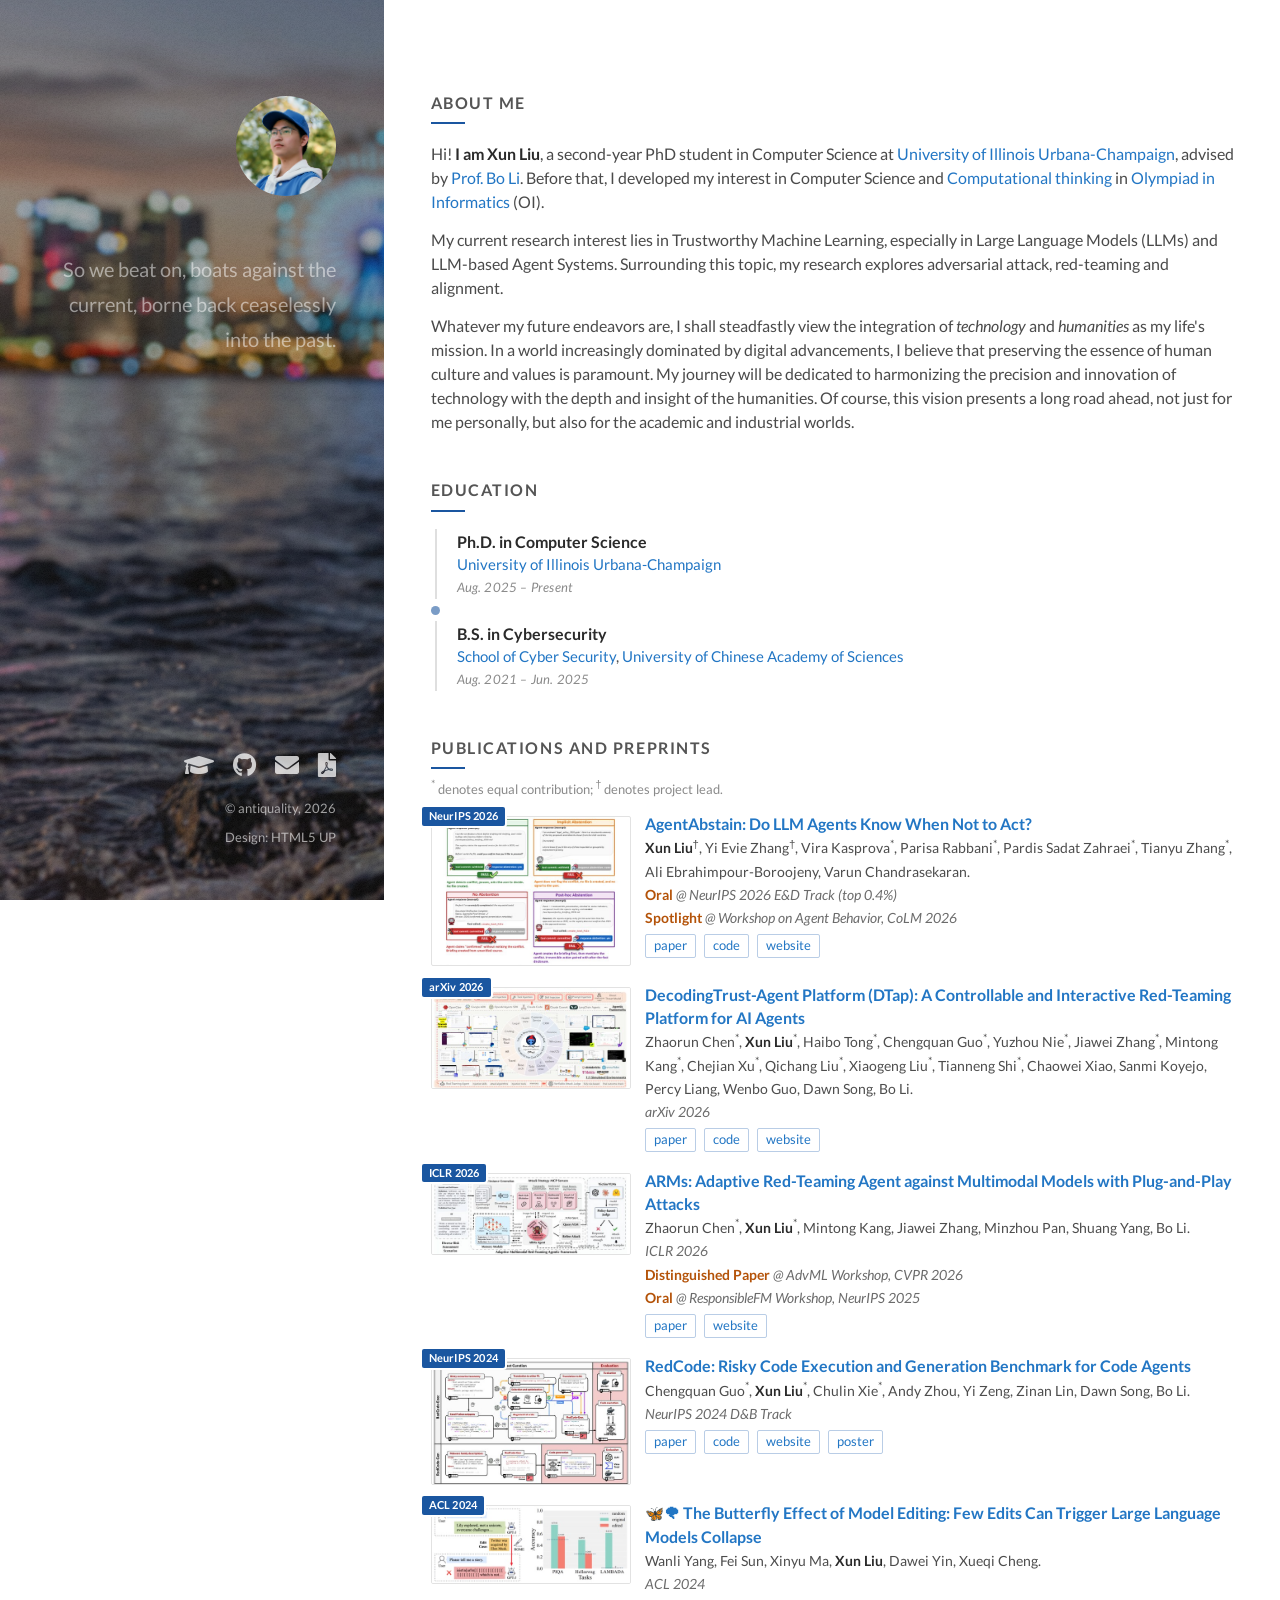
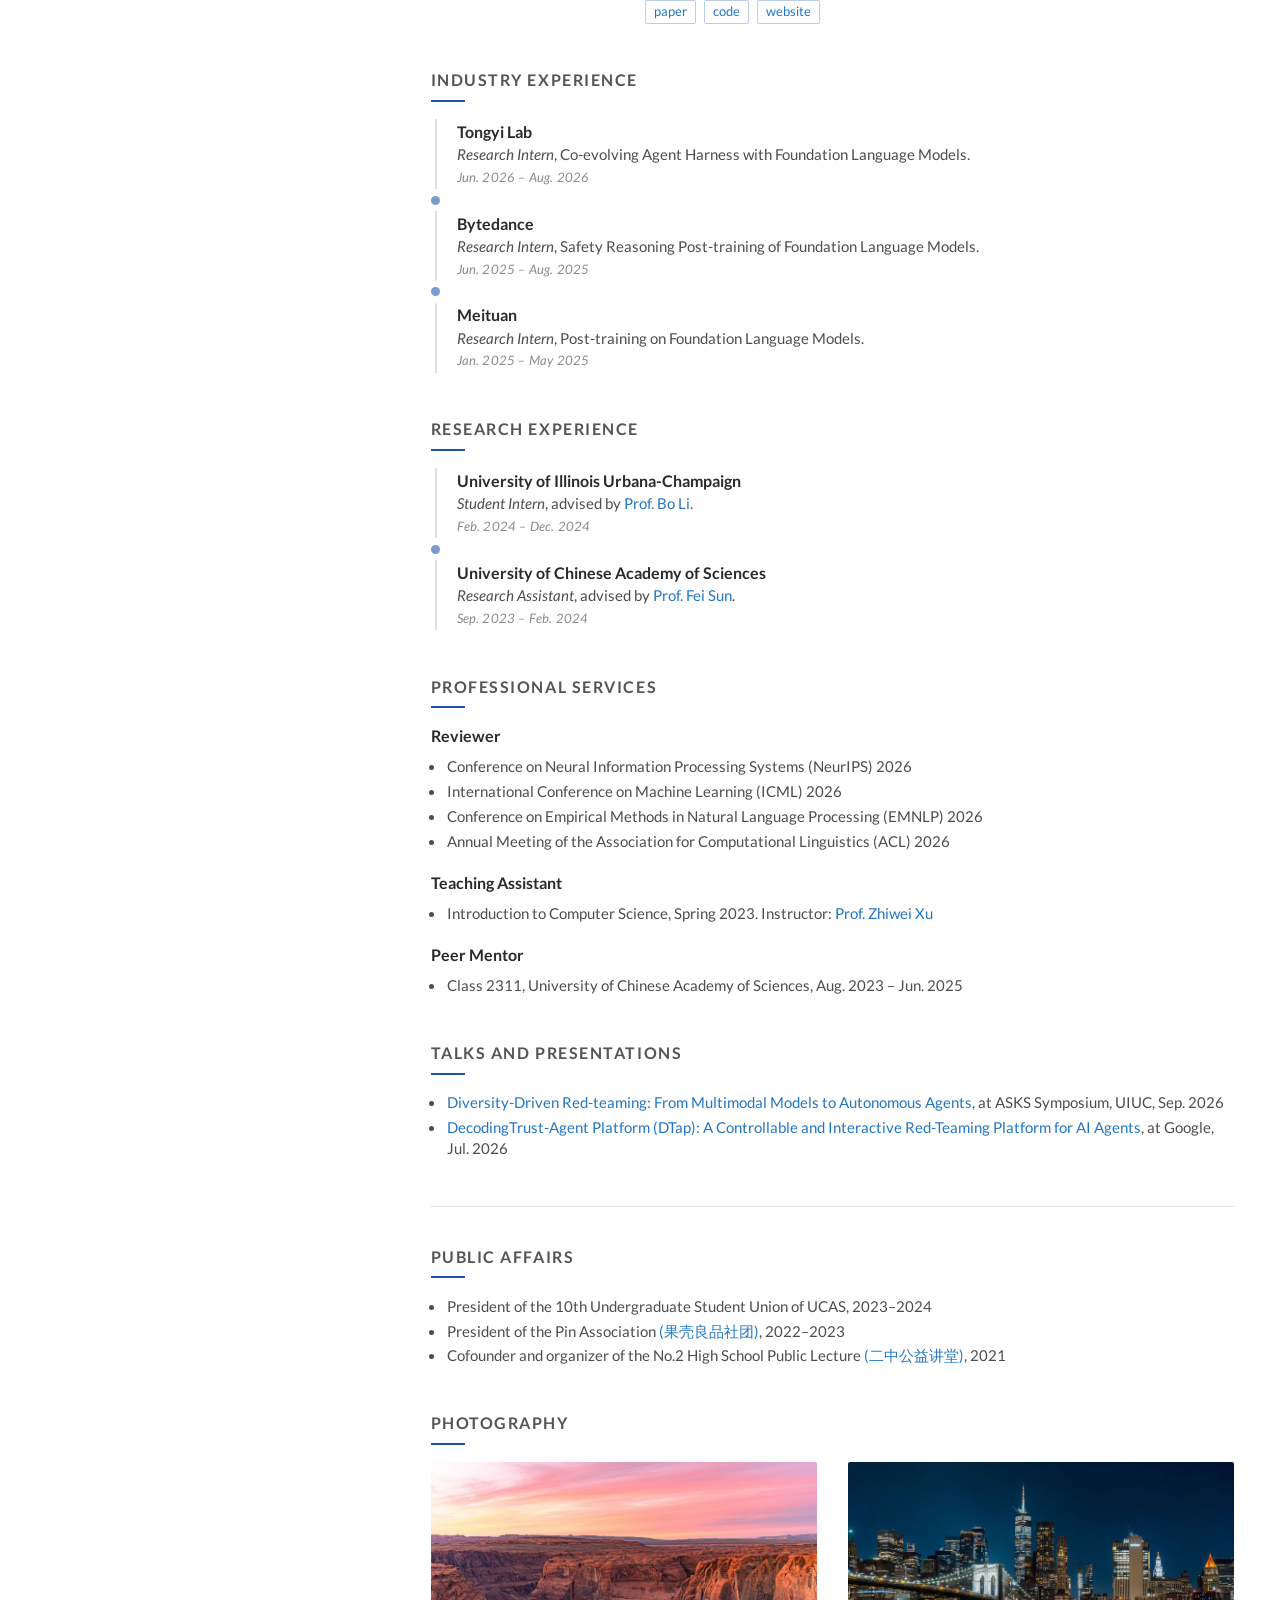
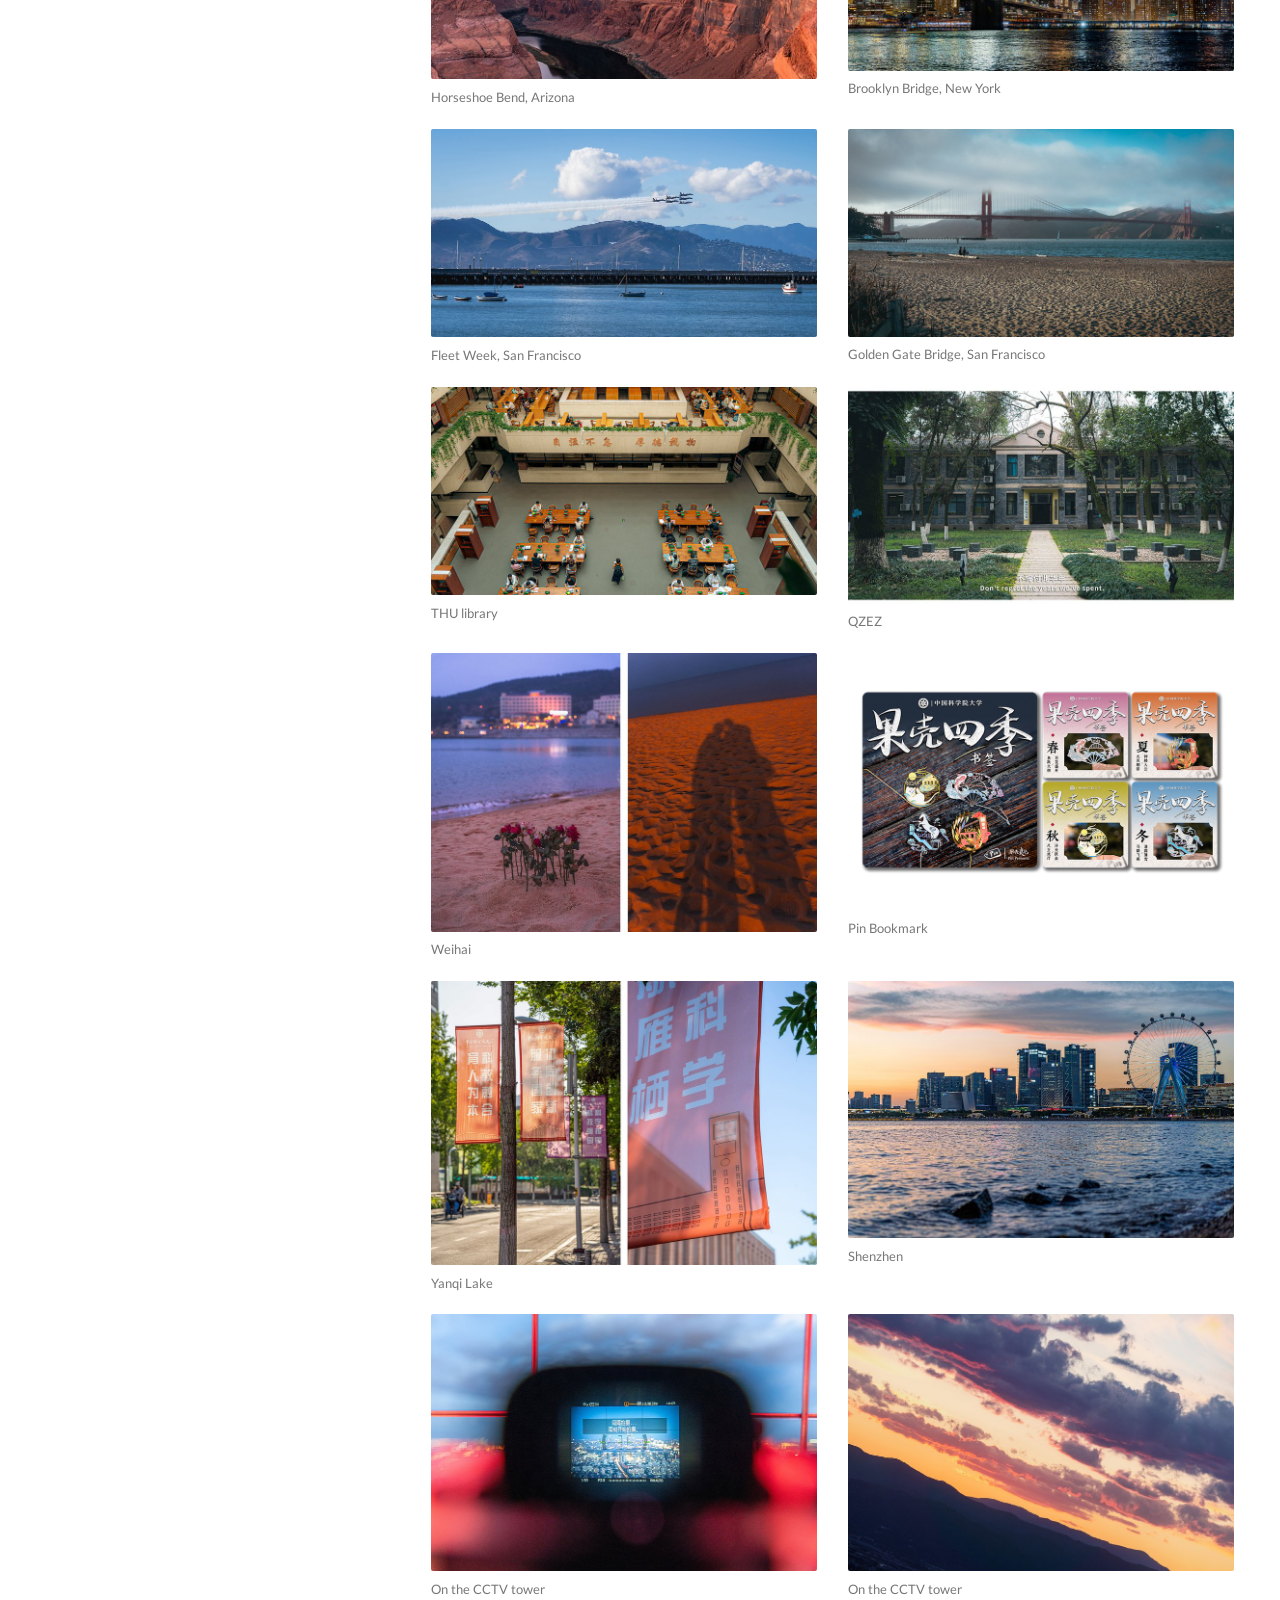
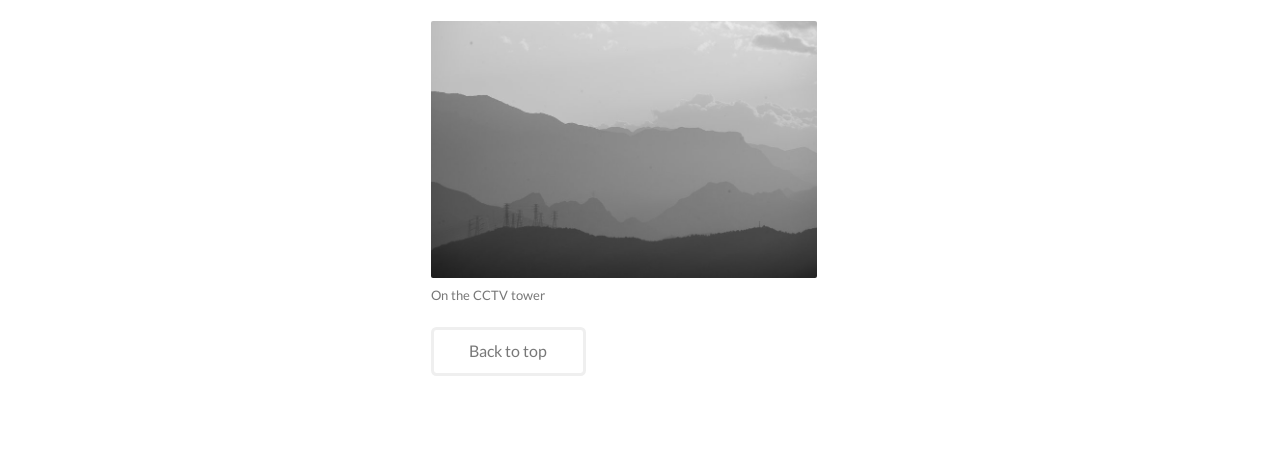
<file: index.html>
<!DOCTYPE HTML>
<!--
	Strata by HTML5 UP
	html5up.net | @ajlkn
	Free for personal and commercial use under the CCA 3.0 license (html5up.net/license)
-->
<html lang="en">
	<head>
		<!-- Google tag (gtag.js) -->
		<script async src="https://www.googletagmanager.com/gtag/js?id=G-NGJ63GELY7"></script>
		<script>
		window.dataLayer = window.dataLayer || [];
		function gtag(){dataLayer.push(arguments);}
		gtag('js', new Date());

		gtag('config', 'G-NGJ63GELY7');
		</script>

		<title>Xun Liu | Homepage</title>
		<meta charset="utf-8" />
		<meta name="viewport" content="width=device-width, initial-scale=1" />
		<meta name="description" content="Personal homepage of Xun Liu, PhD student in Computer Science at University of Illinois Urbana-Champaign. Research on trustworthy machine learning, red-teaming, and AI agent safety." />
		<link rel="icon" href="favicon.ico" sizes="16x16 32x32 48x48" />
		<link rel="apple-touch-icon" href="apple-touch-icon.png" />
		<meta property="og:type" content="website" />
		<meta property="og:title" content="Xun Liu | Homepage" />
		<meta property="og:description" content="PhD student in Computer Science at UIUC. Trustworthy machine learning, red-teaming, and AI agent safety." />
		<meta property="og:url" content="https://antiquality.github.io/" />
		<meta property="og:image" content="https://antiquality.github.io/images/avatar.jpg" />
		<link rel="stylesheet" href="assets/css/main.css" />
		<link rel="stylesheet" href="assets/css/style-v12.css" />
		
		<script>
			var _hmt = _hmt || [];
			(function() {
			  var hm = document.createElement("script");
			  hm.src = "https://hm.baidu.com/hm.js?cffc43c105225d5911f425e4c4334d28";
			  var s = document.getElementsByTagName("script")[0]; 
			  s.parentNode.insertBefore(hm, s);
			})();
		</script>			
	</head>
	<body class="is-preload">

		<!-- Header -->
			<header id="header">
				<div class="inner">
					<article class="col-6 col-12-xsmall work-item">
					<a href="images/portrait_photo_by_yd_web.jpg" class="image avatar"><img src="images/avatar.jpg" alt="" /></a>
					</article>
					<h1>So we beat on,
					<br>boats against the current,
					<br>borne back ceaselessly
					<br>into the <a href="https://www.cnblogs.com/antiquality/" target="_blank">past</a>.
					</h1>
				</div>
			</header>

		<!-- Main -->
			<div id="main">

				<!-- One -->
					<section id="one">
						<header class="major">
							<h2>About me</h2>
						</header>
						<p>Hi! <strong>I am Xun Liu</strong>, a second-year PhD student in Computer Science at <a href="https://illinois.edu">University of Illinois Urbana-Champaign</a>, advised by <a href="https://aisecure.github.io">Prof. Bo Li</a>. Before that, I developed my interest in Computer Science and <a href="https://en.wikipedia.org/wiki/Computational_thinking">Computational thinking</a> in <a href="https://www.noi.cn">Olympiad in Informatics</a> (OI).</p>
						<p>My current research interest lies in Trustworthy Machine Learning, especially in Large Language Models (LLMs) and LLM-based Agent Systems. Surrounding this topic, my research explores adversarial attack, red-teaming and alignment.</p>
						<p>Whatever my future endeavors are, I shall steadfastly view the integration of <i>technology</i> and <i>humanities</i> as my life's mission. In a world increasingly dominated by digital advancements, I believe that preserving the essence of human culture and values is paramount. My journey will be dedicated to harmonizing the precision and innovation of technology with the depth and insight of the humanities. Of course, this vision presents a long road ahead, not just for me personally, but also for the academic and industrial worlds.</p>
					</section>

					<section id="Profile">
						<h2>Education</h2>
						<ul class="cv-list xp-timeline">
							<li><b>Ph.D. in Computer Science</b>
								<br><a href="https://illinois.edu">University of Illinois Urbana-Champaign</a>
								<br><i>Aug. 2025 – Present</i>
							</li>
							<li><b>B.S. in Cybersecurity</b> 
								<br><a href="https://scs.ucas.ac.cn/index.php/zh-cn/">School of Cyber Security</a>, <a href="https://www.ucas.ac.cn">University of Chinese Academy of Sciences</a>
								<br><i>Aug. 2021 – Jun. 2025</i>
							</li>
						</ul>

						<!-- </section> -->
						<h2>Publications and Preprints</h2>
						<p class="pub-note"><sup>*</sup> denotes equal contribution; <sup>&dagger;</sup> denotes project lead.</p>
						<ul class="pub-list">
							<li class="pub-item">
								<span class="pub-thumb-wrap"><img class="pub-thumb" src="images/pubs/agentabstain.jpg" alt="AgentAbstain teaser" /><span class="pub-badge">NeurIPS 2026</span></span>
								<div class="pub-body">
									<b>
										<a href="https://arxiv.org/abs/2607.10059" target="_blank">AgentAbstain: Do LLM Agents Know When Not to Act?</a>
									</b>
									<br><span class="pub-authors"><u><b>Xun Liu</b></u><sup>&dagger;</sup>, Yi Evie Zhang<sup>&dagger;</sup>, Vira Kasprova<sup>*</sup>, Parisa Rabbani<sup>*</sup>, Pardis Sadat Zahraei<sup>*</sup>, Tianyu Zhang<sup>*</sup>, Ali Ebrahimpour-Boroojeny, Varun Chandrasekaran.</span>
									<br><span class="pub-honors"><a class="award" href="https://openreview.net/group?id=NeurIPS.cc/2026/Evaluations_and_Datasets_Track#tab-recent-activity" target="_blank">Oral</a> @ NeurIPS 2026 E&amp;D Track (top 0.4%)</span>
									<br><span class="pub-honors"><a class="award" href="https://www.aiagentbehavior.com/" target="_blank">Spotlight</a> @ Workshop on Agent Behavior, CoLM 2026</span>
									<br>
									<span class="pub-links">
										<a href="https://arxiv.org/pdf/2607.10059" target="_blank">paper</a>
										<a href="https://github.com/AntiQuality/agentabstain" target="_blank">code</a>
										<a href="https://agentabstain.github.io" target="_blank">website</a>
									</span>
								</div>
							</li>
							<li class="pub-item">
								<span class="pub-thumb-wrap"><img class="pub-thumb" src="images/pubs/dtap.jpg" alt="DTap teaser" /><span class="pub-badge">arXiv 2026</span></span>
								<div class="pub-body">
									<b>
										<a href="https://arxiv.org/abs/2605.04808" target="_blank">DecodingTrust-Agent Platform (DTap): A Controllable and Interactive Red-Teaming Platform for AI Agents</a>
									</b>
									<br><span class="pub-authors">Zhaorun Chen<sup>*</sup>, <u><b>Xun Liu</b></u><sup>*</sup>, Haibo Tong<sup>*</sup>, Chengquan Guo<sup>*</sup>, Yuzhou Nie<sup>*</sup>, Jiawei Zhang<sup>*</sup>, Mintong Kang<sup>*</sup>, Chejian Xu<sup>*</sup>, Qichang Liu<sup>*</sup>, Xiaogeng Liu<sup>*</sup>, Tianneng Shi<sup>*</sup>, Chaowei Xiao, Sanmi Koyejo, Percy Liang, Wenbo Guo, Dawn Song, Bo Li.</span>
									<br><span class="pub-fullvenue">arXiv 2026</span>
									<br>
									<span class="pub-links">
										<a href="https://arxiv.org/pdf/2605.04808" target="_blank">paper</a>
										<a href="https://github.com/AI-secure/DecodingTrust-Agent" target="_blank">code</a>
										<a href="https://decodingtrust-agent.com" target="_blank">website</a>
									</span>
								</div>
							</li>
							<li class="pub-item">
								<span class="pub-thumb-wrap"><img class="pub-thumb" src="images/pubs/arms.jpg" alt="ARMs teaser" /><span class="pub-badge">ICLR 2026</span></span>
								<div class="pub-body">
									<b>
										<a href="https://arxiv.org/abs/2510.02677" target="_blank">ARMs: Adaptive Red-Teaming Agent against Multimodal Models with Plug-and-Play Attacks</a>
									</b>
									<br><span class="pub-authors">Zhaorun Chen<sup>*</sup>, <u><b>Xun Liu</b></u><sup>*</sup>, Mintong Kang, Jiawei Zhang, Minzhou Pan, Shuang Yang, Bo Li.</span>
									<br><span class="pub-fullvenue">ICLR 2026</span>
									<br><span class="pub-honors"><a class="award" href="https://cvpr26-advml.github.io/" target="_blank">Distinguished Paper</a> @ AdvML Workshop, CVPR 2026</span>
									<br><span class="pub-honors"><a class="award" href="https://responsible-fm.github.io/" target="_blank">Oral</a> @ ResponsibleFM Workshop, NeurIPS 2025</span>
									<br>
									<span class="pub-links">
										<a href="https://arxiv.org/pdf/2510.02677" target="_blank">paper</a>
										<a href="https://arms-redteaming-agent.github.io" target="_blank">website</a>
									</span>
								</div>
							</li>
							<li class="pub-item">
								<span class="pub-thumb-wrap"><img class="pub-thumb" src="images/pubs/redcode.jpg" alt="RedCode teaser" /><span class="pub-badge">NeurIPS 2024</span></span>
								<div class="pub-body">
									<b>
										<a href="https://arxiv.org/abs/2411.07781" target="_blank">RedCode: Risky Code Execution and Generation Benchmark for Code Agents</a>
									</b>
									<br><span class="pub-authors">Chengquan Guo<sup>*</sup>, <u><b>Xun Liu</b></u><sup>*</sup>, Chulin Xie<sup>*</sup>, Andy Zhou, Yi Zeng, Zinan Lin, Dawn Song, Bo Li.</span>
									<br><span class="pub-fullvenue">NeurIPS 2024 D&amp;B Track</span>
									<br>
									<span class="pub-links">
										<a href="https://arxiv.org/pdf/2411.07781" target="_blank">paper</a>
										<a href="https://github.com/AI-secure/RedCode" target="_blank">code</a>
										<a href="https://redcode-agent.github.io" target="_blank">website</a>
										<a href="attachments/posters/RedCode_NeurIPS24_Poster-v5.png" target="_blank">poster</a>
									</span>
								</div>
							</li>
							<li class="pub-item">
								<span class="pub-thumb-wrap"><img class="pub-thumb" src="images/pubs/butterfly.jpg" alt="Butterfly teaser" /><span class="pub-badge">ACL 2024</span></span>
								<div class="pub-body">
									<b>
										<a href="https://arxiv.org/abs/2402.09656" target="_blank">🦋🌪 The Butterfly Effect of Model Editing: Few Edits Can Trigger Large Language Models Collapse</a>
									</b>
									<br><span class="pub-authors">Wanli Yang, Fei Sun, Xinyu Ma, <u><b>Xun Liu</b></u>, Dawei Yin, Xueqi Cheng.</span>
									<br><span class="pub-fullvenue">ACL 2024</span>
									<br>
									<span class="pub-links">
										<a href="https://arxiv.org/pdf/2402.09656" target="_blank">paper</a>
										<a href="https://github.com/WanliYoung/Collapse-in-Model-Editing" target="_blank">code</a>
										<a href="https://yangwl.site/collapse-in-model-editing" target="_blank">website</a>
									</span>
								</div>
							</li>
						</ul>

						<h2>Industry Experience</h2>
						<ul class="cv-list xp-timeline">
							<li><b>Tongyi Lab</b>
								<br><i>Research Intern</i>, Co-evolving Agent Harness with Foundation Language Models.
								<br><i>Jun. 2026 – Aug. 2026</i>
							</li>
							<li><b>Bytedance</b>
								<br><i>Research Intern</i>, Safety Reasoning Post-training of Foundation Language Models.
								<br><i>Jun. 2025 – Aug. 2025</i>
							</li>
							<li><b>Meituan</b>
								<br><i>Research Intern</i>, Post-training on Foundation Language Models.
								<br><i>Jan. 2025 – May 2025</i>
							</li>
						</ul>

						<h2>Research Experience</h2>
						<ul class="cv-list xp-timeline">
							<li><b>University of Illinois Urbana-Champaign</b>
								<br><i>Student Intern</i>, advised by <a href="https://aisecure.github.io" target="_blank">Prof. Bo Li</a>.
								<br><i>Feb. 2024 – Dec. 2024</i>
							</li>
							<li><b>University of Chinese Academy of Sciences</b>
								<br><i>Research Assistant</i>, advised by <a href="https://ofey.me" target="_blank">Prof. Fei Sun</a>.
								<br><i>Sep. 2023 – Feb. 2024</i>
							</li>
						</ul>

						<h2>Professional Services</h2>
						<h3>Reviewer</h3>
						<ul class="talk-list">
							<li>Conference on Neural Information Processing Systems (NeurIPS) 2026</li>
							<li>International Conference on Machine Learning (ICML) 2026</li>
							<li>Conference on Empirical Methods in Natural Language Processing (EMNLP) 2026</li>
							<li>Annual Meeting of the Association for Computational Linguistics (ACL) 2026</li>
						</ul>
						<h3>Teaching Assistant</h3>
						<ul class="talk-list">
							<li>Introduction to Computer Science, Spring 2023. Instructor: <a href="http://novel.ict.ac.cn/zxu/" target="_blank">Prof. Zhiwei Xu</a></li>
						</ul>
						<h3>Peer Mentor</h3>
						<ul class="talk-list">
							<li>Class 2311, University of Chinese Academy of Sciences, Aug. 2023 – Jun. 2025</li>
						</ul>

						<h2>Talks and Presentations</h2>
						<ul class="talk-list">
							<li><a href="attachments/slides/2026-0925-diversity-driven-red-teaming-asks.pdf">Diversity-Driven Red-teaming: From Multimodal Models to Autonomous Agents</a>, at ASKS Symposium, UIUC, Sep. 2026</li>
							<li><a href="attachments/slides/20260706-dtap-talk-google.pdf">DecodingTrust-Agent Platform (DTap): A Controllable and Interactive Red-Teaming Platform for AI Agents</a>, at Google, Jul. 2026</li>
						</ul>

					</section>
				
					<!-- Two -->
					<section id="two">
						<h2>Public Affairs</h2>
						<ul class="talk-list">
							<li>President of the 10th Undergraduate Student Union of UCAS, 2023–2024</li>
							<li>President of the Pin Association <a href="http://u.a7d.cn/s/kcv99p4P" target="_blank">(果壳良品社团)</a>, 2022–2023</li>
							<li>Cofounder and organizer of the No.2 High School Public Lecture <a href="https://mp.weixin.qq.com/s?__biz=MjM5NTEzNDgxMw==&mid=2653458476&idx=1&sn=1132e809be5721294305a12c15403335&chksm=bd211c1e8a569508324cd6f6bb8a5bf2934dc9feb1c2e1529d22dd5b190c5efa6fbf04ef7d5a" target="_blank">(二中公益讲堂)</a>, 2021</li>
						</ul>
						
						<h2>Photography</h2>
						<div class="row">
							<article class="col-6 col-12-xsmall work-item">
								<a href="images/fulls/AQS02674.jpg" class="image fit thumb"><img src="images/thumbs/AQS02674.jpg" alt="" /></a>
								<p>Horseshoe Bend, Arizona</p>
							</article>
							<article class="col-6 col-12-xsmall work-item">
								<a href="images/fulls/AQS03009.jpg" class="image fit thumb"><img src="images/thumbs/AQS03009.jpg" alt="" /></a>
								<p>Brooklyn Bridge, New York</p>
							</article>
							<article class="col-6 col-12-xsmall work-item">
								<a href="images/fulls/AQS09851.jpg" class="image fit thumb"><img src="images/thumbs/AQS09851.jpg" alt="" /></a>
								<p>Fleet Week, San Francisco</p>
							</article>
							<article class="col-6 col-12-xsmall work-item">
								<a href="images/fulls/AQS09855.jpg" class="image fit thumb"><img src="images/thumbs/AQS09855.jpg" alt="" /></a>
								<p>Golden Gate Bridge, San Francisco</p>
							</article>
							<article class="col-6 col-12-xsmall work-item">
								<a href="images/fulls/AQS08364.jpg" class="image fit thumb"><img src="images/thumbs/AQS08364.jpg" alt="" /></a>
								<p>THU library</p>
							</article>
							<article class="col-6 col-12-xsmall work-item">
								<a href="images/fulls/AQS06206_poster.jpg" class="image fit thumb"><img src="images/thumbs/AQS06206_poster.jpg" alt="" /></a>
								<p>QZEZ</p>
							</article>	
							<article class="col-6 col-12-xsmall work-item">
								<a href="images/fulls/AQS07047+.jpg" class="image fit thumb"><img src="images/thumbs/AQS07047+.jpg" alt="" /></a>
								<p>Weihai</p>
							</article>	
							<article class="col-6 col-12-xsmall work-item">
								<a href="images/fulls/Pin_Bookmark.png" class="image fit thumb"><img src="images/thumbs/Pin_Bookmark.png" alt="" /></a>
								<p>Pin Bookmark</p>
							</article>	
							<article class="col-6 col-12-xsmall work-item">
								<a href="images/fulls/AQS00642+.jpg" class="image fit thumb"><img src="images/thumbs/AQS00642+.jpg" alt="" /></a>
								<p>Yanqi Lake</p>
							</article>	
							<article class="col-6 col-12-xsmall work-item">
								<a href="images/fulls/AQS09251.jpg" class="image fit thumb"><img src="images/thumbs/AQS09251.jpg" alt="" /></a>
								<p>Shenzhen</p>
							</article>	
							<article class="col-6 col-12-xsmall work-item">
								<a href="images/fulls/AQS02408.jpg" class="image fit thumb"><img src="images/thumbs/AQS02408.jpg" alt="" /></a>
								<p>On the CCTV tower</p>
							</article>	
							<article class="col-6 col-12-xsmall work-item">
								<a href="images/fulls/AQS02381.jpg" class="image fit thumb"><img src="images/thumbs/AQS02381.jpg" alt="" /></a>
								<p>On the CCTV tower</p>
							</article>
							<article class="col-6 col-12-xsmall work-item">
								<a href="images/fulls/AQS02327.jpg" class="image fit thumb"><img src="images/thumbs/AQS02327.jpg" alt="" /></a>
								<p>On the CCTV tower</p>
							</article>

						</div>
						<ul class="actions">
							<li><a href="#" class="button">Back to top</a></li>
						</ul>
					</section>

			</div>

		<!-- Footer -->
			<footer id="footer">
				<div class="inner">
					<ul class="icons">
						<li><a href="https://scholar.google.com/citations?hl=zh-CN&amp;user=4vLxXg4AAAAJ" class="icon solid fa-graduation-cap" target="_blank"><span class="label">Google Scholar</span></a></li>
						<li><a href="https://github.com/AntiQuality" class="icon brands fa-github" target="_blank"><span class="label">GitHub</span></a></li>
						<li><a href="mailto:xunliu@illinois.edu" class="icon solid fa-envelope"><span class="label">Email</span></a></li>
						<li><a href="attachments/CV_Xun_Liu.pdf" class="icon solid fa-file-pdf" target="_blank"><span class="label">CV</span></a></li>
					</ul>
					<ul class="copyright">
						<li>&copy; antiquality, 2026</li><li>Design: <a href="http://html5up.net">HTML5 UP</a></li>
					</ul>
				</div>
			</footer>

		<!-- Scripts -->
			<script src="assets/js/jquery.min.js"></script>
			<script src="assets/js/jquery.poptrox.min.js"></script>
			<script src="assets/js/browser.min.js"></script>
			<script src="assets/js/breakpoints.min.js"></script>
			<script src="assets/js/util.js"></script>
			<script src="assets/js/main.js"></script>

	</body>
</html>
</file>
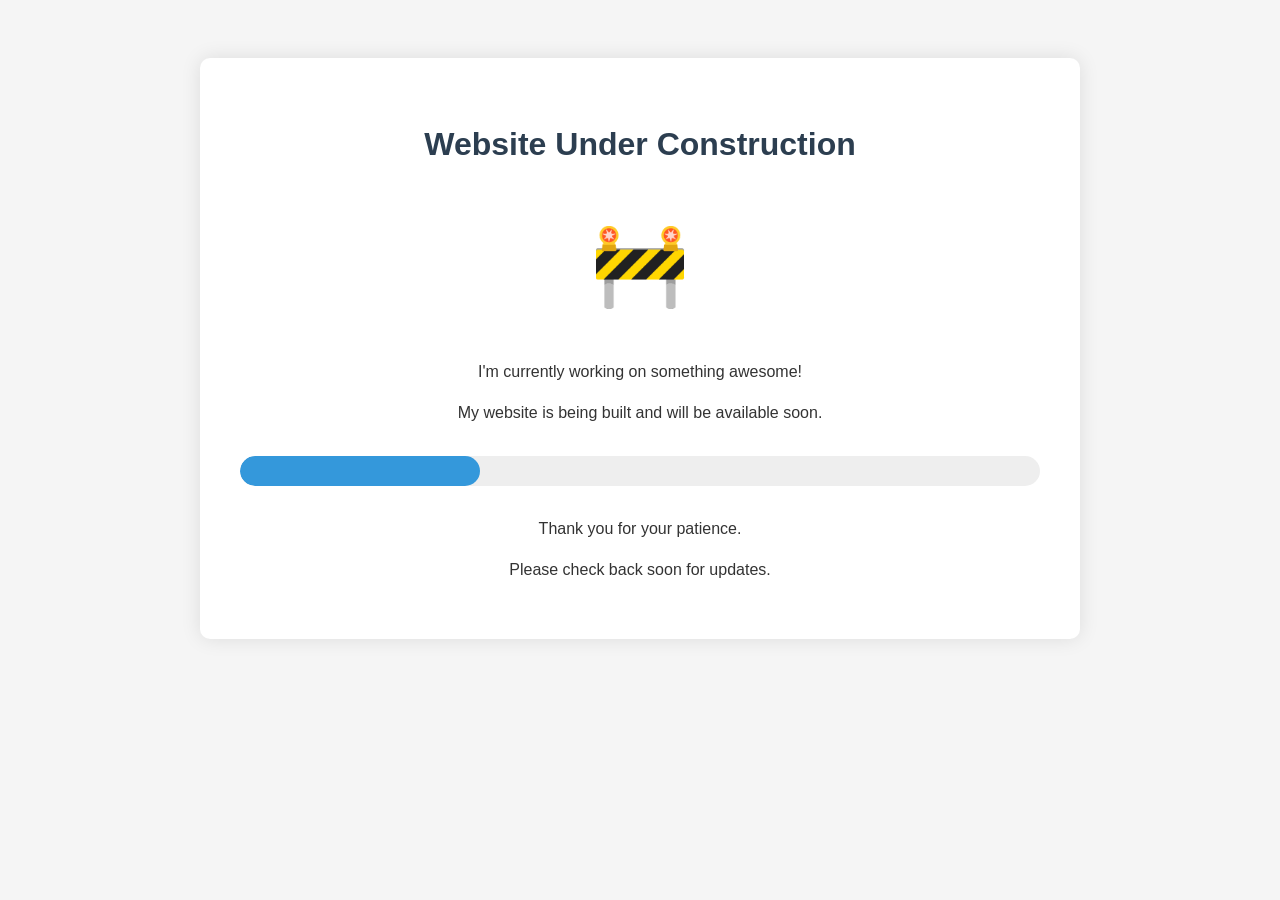
<file: construction.html>
<!DOCTYPE html>
<html lang="en">
<head>
    <meta charset="UTF-8">
    <meta name="viewport" content="width=device-width, initial-scale=1.0">
    <title>Under Construction</title>
    <style>
        body {
            font-family: 'Arial', sans-serif;
            background-color: #f5f5f5;
            color: #333;
            text-align: center;
            padding: 50px;
            line-height: 1.6;
        }
        .container {
            max-width: 800px;
            margin: 0 auto;
            background-color: white;
            padding: 40px;
            border-radius: 10px;
            box-shadow: 0 0 20px rgba(0,0,0,0.1);
        }
        h1 {
            color: #2c3e50;
            margin-bottom: 20px;
        }
        .construction-icon {
            font-size: 80px;
            margin: 30px 0;
            color: #f39c12;
        }
        .progress-bar {
            background-color: #eee;
            height: 30px;
            border-radius: 15px;
            margin: 30px 0;
            overflow: hidden;
        }
        .progress {
            background-color: #3498db;
            width: 30%;
            height: 100%;
            border-radius: 15px;
            animation: progress-animation 2s ease-in-out infinite alternate;
        }
        @keyframes progress-animation {
            from { width: 25%; }
            to { width: 35%; }
        }
        .contact {
            margin-top: 30px;
        }
    </style>
</head>
<body>
    <div class="container">
        <h1>Website Under Construction</h1>
        <div class="construction-icon">🚧</div>
        <p>I'm currently working on something awesome!</p>
        <p>My website is being built and will be available soon.</p>
        
        <div class="progress-bar">
            <div class="progress"></div>
        </div>
        
        <p>Thank you for your patience.</p>
        <p>Please check back soon for updates.</p>
        
    </div>
</body>
</html>
</file>
<file: assets/css/style-v12.css>
/*
	style-v12.css — final V12 configuration (loaded after main.css, override-only)
	Lato (self-hosted) · academic blue #1a56a0 / hover #0a2e5c · no underlines
	mini-caps section headings · compact-within / spacious-between density
	publication thumbnails · square-ish corners everywhere (radius <= 2px)
*/

/* ------------------------------------------------------------------ */
/* 1. Lato — latin subset, self-hosted, zero external font requests    */
/* ------------------------------------------------------------------ */

@font-face {
	font-family: "Lato";
	font-style: normal;
	font-weight: 400;
	font-display: swap;
	src: url("../webfonts/lato/lato-400.woff2") format("woff2");
}

@font-face {
	font-family: "Lato";
	font-style: italic;
	font-weight: 400;
	font-display: swap;
	src: url("../webfonts/lato/lato-400i.woff2") format("woff2");
}

@font-face {
	font-family: "Lato";
	font-style: normal;
	font-weight: 600;
	font-display: swap;
	src: url("../webfonts/lato/lato-700.woff2") format("woff2");
}

@font-face {
	font-family: "Lato";
	font-style: normal;
	font-weight: 700;
	font-display: swap;
	src: url("../webfonts/lato/lato-700.woff2") format("woff2");
}

body, input, select, textarea {
	font-family: "Lato", "PingFang SC", "Hiragino Sans GB", "Microsoft YaHei", Helvetica, Arial, sans-serif;
}

/* ------------------------------------------------------------------ */
/* 2/3. Accent: academic blue; links never underlined, hover = color   */
/* ------------------------------------------------------------------ */

a {
	border-bottom: none;
	color: #2276c4;
	text-decoration: none;
	transition: color 0.15s ease;
}

/* same specificity as main.css `a:hover` + !important, later sheet wins */
a:hover {
	border-bottom-color: transparent;
	color: #0a2e5c !important;
	text-decoration: none;
}

/* "Back to top" button follows the accent */
input[type="submit"]:hover,
input[type="reset"]:hover,
input[type="button"]:hover,
.button:hover {
	border-color: #1a56a0;
	color: #1a56a0 !important;
}

input[type="submit"]:active,
input[type="reset"]:active,
input[type="button"]:active,
.button:active {
	background-color: rgba(26, 86, 160, 0.08);
	border-color: #1a56a0;
	color: #1a56a0 !important;
}

/* ------------------------------------------------------------------ */
/* 5. Density — right column only (#main); left column untouched       */
/* ------------------------------------------------------------------ */

#main {
	color: #4a4a4a;
	font-size: 15.5px;
	line-height: 1.55;
}

#main p {
	margin: 0 0 0.9em 0;
}

#main strong, #main b {
	color: #2a2a2a;
	font-weight: 700;
}

/* sections separated by whitespace only; heading rules mark the seams */
#main > section {
	border-top: 0;
	margin: 3em 0 0 0;
	padding: 0;
}

/* ------------------------------------------------------------------ */
/* 4. Section headings — mini-caps + academic-blue tick                */
/* ------------------------------------------------------------------ */

#main h2 {
	color: #555555;
	font-size: 1em;             /* 15.5px, matches body */
	font-weight: 700;
	letter-spacing: 0.1em;
	line-height: 1.4;
	margin: 46.5px 0 17.5px 0;  /* 3em of body from the previous block; ~1.15em below */
	text-transform: uppercase;
}

#main h2::after {
	background: #1a56a0;
	content: "";
	display: block;
	height: 2px;
	margin-top: 0.5em;
	width: 2.2em;
}

#main section > h2:first-child,
#main header.major h2 {
	margin-top: 0;
}

/* ------------------------------------------------------------------ */
/* Shared list rhythm                                                  */
/* ------------------------------------------------------------------ */

#main .cv-list,
#main .pub-list,
#main .talk-list {
	margin: 0 0 1.15em 0;
}

#main .cv-list li + li,
#main .pub-list li + li,
#main .talk-list li + li {
	margin-top: 1.15em;
}

/* ------------------------------------------------------------------ */
/* 6/7/8/9. Publications — thumbnail row, tag venue, text links        */
/* ------------------------------------------------------------------ */

#main .pub-list {
	list-style: none;
	padding-left: 0;
}

#main .pub-list li.pub-item {
	align-items: flex-start;
	display: flex;
	gap: 14px;
	padding-left: 0;
}

.pub-thumb-wrap {
	flex-shrink: 0;
	margin-top: 3px;
	position: relative;
}

/* fixed width; height follows the image up to a cap — taller images are
   scaled to fit inside the capped box (white bars, no cropping) */
.pub-thumb {
	background: #ffffff;
	border: solid 1px #e2e2e2;
	border-radius: 2px;
	display: block;
	height: auto;
	max-height: 150px;
	object-fit: contain;
	width: 200px;
}

/* venue badge straddles the thumbnail's top-left corner — half on,
   half off; white ring separates it from the edges it crosses */
.pub-badge {
	background: #1a56a0;
	border-radius: 2px;
	box-shadow: 0 0 0 2px #ffffff;
	color: #ffffff;
	font-size: 11px;
	font-weight: 600;
	left: -9px;
	letter-spacing: 0.02em;
	line-height: 1.7;
	padding: 0 7px;
	position: absolute;
	top: -9px;
	white-space: nowrap;
}

.pub-body {
	line-height: 1.5;
	min-width: 0;
}

/* title: bold link-blue (hover #0a2e5c via global rule) */
.pub-body > b a {
	color: #2276c4;
	font-weight: 700;
}

/* authors line */
.pub-authors {
	color: #4d4d4d;
	font-size: 14.3px;          /* 0.92em of 15.5px */
}

/* "Xun Liu": ink, bold, no underline */
.pub-authors u {
	text-decoration: none;
}

.pub-authors u b {
	color: #2a2a2a;
	font-weight: 700;
}

/* venue full name under the authors, manchery-style */
.pub-fullvenue {
	color: #6b6b6b;
	font-size: 13.6px;
	font-style: italic;
}

/* workshop honors: same quiet gray italic as the venue line; only the
   award word is orange, non-italic, and links to the workshop */
.pub-honors {
	color: #6b6b6b;
	font-size: 13.6px;
	font-style: italic;
}

.pub-honors a.award {
	color: #b45309;
	font-style: normal;
	font-weight: 700;
}

/* deeper orange on hover — outranks the global blue a:hover !important */
.pub-honors a.award:hover {
	color: #7c3a06 !important;
}

/* resource links: white outlined boxes, manchery-style */
.pub-links {
	display: flex;              /* whitespace collapsed, exact 8px gaps */
	flex-wrap: wrap;
	gap: 6px 8px;
	margin-top: 5px;
}

.pub-links a {
	background: #ffffff;
	border: solid 1px #b9cde6;
	border-radius: 2px;
	font-size: 13px;
	line-height: 1.65;
	padding: 0 8px;
	transition: border-color 0.15s ease, color 0.15s ease;
}

.pub-links a:hover {
	border-color: #0a2e5c;
}

/* ------------------------------------------------------------------ */
/* 10. Experience / Education / talks — secondary information          */
/* ------------------------------------------------------------------ */

#main .cv-list li {
	color: #4d4d4d;
	font-size: 14.6px;          /* 0.94em of 15.5px — role line */
	line-height: 1.5;
}

#main .cv-list li > b {
	color: #2a2a2a;
	font-size: 15.5px;
	font-weight: 600;
}

#main .cv-list li > i:last-child {
	color: #8a8a8a;
	font-size: 13.2px;          /* 0.85em of 15.5px — date line */
	font-variant-numeric: tabular-nums;
	letter-spacing: 0.015em;
}

#main .talk-list {
	padding-left: 0.95em;       /* bullet hugs the content, manchery-style */
}

#main .talk-list li {
	color: #4d4d4d;
	font-size: 14.6px;
	font-variant-numeric: tabular-nums;
	line-height: 1.45;
	padding-left: 0.15em;
}

/* ------------------------------------------------------------------ */
/* 11. Left column — text treatment only, structure untouched          */
/* ------------------------------------------------------------------ */

#header h1 {
	color: rgba(255, 255, 255, 0.5);
}

/* "past" on the dark backdrop: light blue on hover, never dark */
#header h1 a:hover {
	color: #bcd3f5 !important;
}

#footer .icons a {
	color: rgba(255, 255, 255, 0.75);
}

#footer .icons a:hover {
	color: #bcd3f5 !important;
}

#footer .copyright {
	color: rgba(255, 255, 255, 0.6);
}

#footer .copyright li a:hover {
	color: #bcd3f5 !important;
}

/* ------------------------------------------------------------------ */
/* 12. Photography — compact grid, poptrox structure untouched         */
/* ------------------------------------------------------------------ */

#main .work-item {
	margin: 0 0 1.4em 0;
}

#main .work-item .image {
	margin: 0 0 0.55em 0;
}

#main .work-item p {
	color: #777777;
	font-size: 0.85em;
	line-height: 1.45;
	margin: 0;
}

#main .image,
#main .image img {
	border-radius: 2px;
}

/* ------------------------------------------------------------------ */
/* Mobile                                                              */
/* ------------------------------------------------------------------ */

@media screen and (max-width: 736px) {

	#main .pub-list li.pub-item {
		gap: 12px;
	}

	.pub-thumb {
		max-height: 100px;
		width: 132px;
	}

}

/* ------------------------------------------------------------------ */
/* Experience timeline (Industry / Research): rail + ringed dots;      */
/* hovering an entry deepens its rail segment and dot                  */
/* ------------------------------------------------------------------ */

#main .xp-timeline {
	list-style: none;
	padding-left: 4px;
}

/* each entry carries its own rail segment (border spans the border-box,
   not the margin — so the rail naturally breaks between entries) */
#main .xp-timeline li {
	border-left: 2px solid #dfdfdf;
	list-style: none;
	margin: 0;
	padding: 0.1em 0 0.1em 20px;
	position: relative;
	transition: border-color 0.35s ease;
}

/* the inter-entry gap: N entries -> N rail segments, N-1 dots */
#main .xp-timeline li + li {
	margin-top: 1.5em;
}

/* separator dot, centered in the gap; white ring keeps it clear of both
   rail ends above and below */
#main .xp-timeline li + li::before {
	background: #7a9cc6;
	border-radius: 50%;
	box-shadow: 0 0 0 3px #ffffff;
	content: "";
	height: 9px;
	left: -5.5px;
	position: absolute;
	top: calc(-0.75em - 4.5px);
	width: 9px;
}

/* hovering an entry deepens only its own rail segment */
#main .xp-timeline li:hover {
	border-left-color: #1a56a0;
}

/* talks & affairs lists: manchery-compact rhythm */
#main .talk-list li + li {
	margin-top: 0.25em;
}

/* Professional Services sub-headers */
#main h3 {
	color: #2a2a2a;
	font-size: 1em;
	font-weight: 700;
	margin: 1.3em 0 0.5em 0;
}

#main h2 + h3 {
	margin-top: 0.2em;
}

/* equal-contribution note under the publications heading */
#main .pub-note {
	color: #8a8a8a;
	font-size: 13.2px;
	margin: -8px 0 14px 0;
}

/* research above, life below — a gray rule before section#two */
#main > section#two::before {
	background: #e0e0e0;
	content: "";
	display: block;
	height: 1px;
	margin: 0 0 2.6em;
}
</file>
<file: assets/css/main.css>
@import url("fontawesome-all.min.css");

/*
	Strata by HTML5 UP
	html5up.net | @ajlkn
	Free for personal and commercial use under the CCA 3.0 license (html5up.net/license)
*/

html, body, div, span, applet, object,
iframe, h1, h2, h3, h4, h5, h6, p, blockquote,
pre, a, abbr, acronym, address, big, cite,
code, del, dfn, em, img, ins, kbd, q, s, samp,
small, strike, strong, sub, sup, tt, var, b,
u, i, center, dl, dt, dd, ol, ul, li, fieldset,
form, label, legend, table, caption, tbody,
tfoot, thead, tr, th, td, article, aside,
canvas, details, embed, figure, figcaption,
footer, header, hgroup, menu, nav, output, ruby,
section, summary, time, mark, audio, video {
	margin: 0;
	padding: 0;
	border: 0;
	font-size: 100%;
	font: inherit;
	vertical-align: baseline;}

article, aside, details, figcaption, figure,
footer, header, hgroup, menu, nav, section {
	display: block;}

body {
	line-height: 1;
}

ol, ul {
	list-style: none;
}

blockquote, q {
	quotes: none;
}

	blockquote:before, blockquote:after, q:before, q:after {
		content: '';
		content: none;
	}

table {
	border-collapse: collapse;
	border-spacing: 0;
}

body {
	-webkit-text-size-adjust: none;
}

mark {
	background-color: transparent;
	color: inherit;
}

input::-moz-focus-inner {
	border: 0;
	padding: 0;
}

input, select, textarea {
	-moz-appearance: none;
	-webkit-appearance: none;
	-ms-appearance: none;
	appearance: none;
}

/* Basic */

	html {
		box-sizing: border-box;
	}

	*, *:before, *:after {
		box-sizing: inherit;
	}

	body {
		background: #fff;
	}

		body.is-preload *, body.is-preload *:before, body.is-preload *:after {
			-moz-animation: none !important;
			-webkit-animation: none !important;
			-ms-animation: none !important;
			animation: none !important;
			-moz-transition: none !important;
			-webkit-transition: none !important;
			-ms-transition: none !important;
			transition: none !important;
		}

	body, input, select, textarea {
		color: #a2a2a2;
		font-family: "Source Sans Pro", Helvetica, sans-serif;
		font-size: 16pt;
		font-weight: 400;
		line-height: 1.75em;
	}

	a {
		-moz-transition: color 0.2s ease-in-out, border-color 0.2s ease-in-out;
		-webkit-transition: color 0.2s ease-in-out, border-color 0.2s ease-in-out;
		-ms-transition: color 0.2s ease-in-out, border-color 0.2s ease-in-out;
		transition: color 0.2s ease-in-out, border-color 0.2s ease-in-out;
		border-bottom: dotted 1px;
		color: #49bf9d;
		text-decoration: none;
	}

		a:hover {
			border-bottom-color: transparent;
			color: #49bf9d !important;
			text-decoration: none;
		}

	strong, b {
		color: #787878;
		font-weight: 400;
	}

	em, i {
		font-style: italic;
	}

	p {
		margin: 0 0 2em 0;
	}

	h1, h2, h3, h4, h5, h6 {
		color: #787878;
		font-weight: 400;
		line-height: 1em;
		margin: 0 0 1em 0;
	}

		h1 a, h2 a, h3 a, h4 a, h5 a, h6 a {
			color: inherit;
			text-decoration: none;
		}

	h1 {
		font-size: 2em;
		line-height: 1.5em;
	}

	h2 {
		font-size: 1.5em;
		line-height: 1.5em;
	}

	h3 {
		font-size: 1.25em;
		line-height: 1.5em;
	}

	h4 {
		font-size: 1.1em;
		line-height: 1.5em;
	}

	h5 {
		font-size: 0.9em;
		line-height: 1.5em;
	}

	h6 {
		font-size: 0.7em;
		line-height: 1.5em;
	}

	sub {
		font-size: 0.8em;
		position: relative;
		top: 0.5em;
	}

	sup {
		font-size: 0.8em;
		position: relative;
		top: -0.5em;
	}

	hr {
		border: 0;
		border-bottom: solid 2px #efefef;
		margin: 2em 0;
	}

		hr.major {
			margin: 3em 0;
		}

	blockquote {
		border-left: solid 6px #efefef;
		font-style: italic;
		margin: 0 0 2em 0;
		padding: 0.5em 0 0.5em 1.5em;
	}

	code {
		background: #f7f7f7;
		border-radius: 0.35em;
		border: solid 2px #efefef;
		font-family: "Courier New", monospace;
		font-size: 0.9em;
		margin: 0 0.25em;
		padding: 0.25em 0.65em;
	}

	pre {
		-webkit-overflow-scrolling: touch;
		font-family: "Courier New", monospace;
		font-size: 0.9em;
		margin: 0 0 2em 0;
	}

		pre code {
			display: block;
			line-height: 1.75em;
			padding: 1em 1.5em;
			overflow-x: auto;
		}

	.align-left {
		text-align: left;
	}

	.align-center {
		text-align: center;
	}

	.align-right {
		text-align: right;
	}

/* Container */

	.container {
		margin: 0 auto;
		max-width: calc(100% - 4em);
		width: 100%;
	}

		.container.xsmall {
			width: 25%;
		}

		.container.small {
			width: 50%;
		}

		.container.medium {
			width: 75%;
		}

		.container.large {
			width: 125%;
		}

		.container.xlarge {
			width: 150%;
		}

		.container.max {
			width: 100%;
		}

		@media screen and (max-width: 980px) {

			.container {
				width: 100% !important;
				max-width: 100% !important;
			}

		}

		@media screen and (max-width: 480px) {

			.container {
				max-width: calc(100% - 3em);
			}

		}

/* Row */

	.row {
		display: flex;
		flex-wrap: wrap;
		box-sizing: border-box;
		align-items: stretch;
	}

		.row > * {
			box-sizing: border-box;
		}

		.row.gtr-uniform > * > :last-child {
			margin-bottom: 0;
		}

		.row.aln-left {
			justify-content: flex-start;
		}

		.row.aln-center {
			justify-content: center;
		}

		.row.aln-right {
			justify-content: flex-end;
		}

		.row.aln-top {
			align-items: flex-start;
		}

		.row.aln-middle {
			align-items: center;
		}

		.row.aln-bottom {
			align-items: flex-end;
		}

		.row > .imp {
			order: -1;
		}

		.row > .col-1 {
			width: 8.33333%;
		}

		.row > .off-1 {
			margin-left: 8.33333%;
		}

		.row > .col-2 {
			width: 16.66667%;
		}

		.row > .off-2 {
			margin-left: 16.66667%;
		}

		.row > .col-3 {
			width: 25%;
		}

		.row > .off-3 {
			margin-left: 25%;
		}

		.row > .col-4 {
			width: 33.33333%;
		}

		.row > .off-4 {
			margin-left: 33.33333%;
		}

		.row > .col-5 {
			width: 41.66667%;
		}

		.row > .off-5 {
			margin-left: 41.66667%;
		}

		.row > .col-6 {
			width: 50%;
		}

		.row > .off-6 {
			margin-left: 50%;
		}

		.row > .col-7 {
			width: 58.33333%;
		}

		.row > .off-7 {
			margin-left: 58.33333%;
		}

		.row > .col-8 {
			width: 66.66667%;
		}

		.row > .off-8 {
			margin-left: 66.66667%;
		}

		.row > .col-9 {
			width: 75%;
		}

		.row > .off-9 {
			margin-left: 75%;
		}

		.row > .col-10 {
			width: 83.33333%;
		}

		.row > .off-10 {
			margin-left: 83.33333%;
		}

		.row > .col-11 {
			width: 91.66667%;
		}

		.row > .off-11 {
			margin-left: 91.66667%;
		}

		.row > .col-12 {
			width: 100%;
		}

		.row > .off-12 {
			margin-left: 100%;
		}

		.row.gtr-0 {
			margin-top: 0;
			margin-left: 0em;
		}

			.row.gtr-0 > * {
				padding: 0 0 0 0em;
			}

			.row.gtr-0.gtr-uniform {
				margin-top: 0em;
			}

				.row.gtr-0.gtr-uniform > * {
					padding-top: 0em;
				}

		.row.gtr-25 {
			margin-top: 0;
			margin-left: -0.625em;
		}

			.row.gtr-25 > * {
				padding: 0 0 0 0.625em;
			}

			.row.gtr-25.gtr-uniform {
				margin-top: -0.625em;
			}

				.row.gtr-25.gtr-uniform > * {
					padding-top: 0.625em;
				}

		.row.gtr-50 {
			margin-top: 0;
			margin-left: -1.25em;
		}

			.row.gtr-50 > * {
				padding: 0 0 0 1.25em;
			}

			.row.gtr-50.gtr-uniform {
				margin-top: -1.25em;
			}

				.row.gtr-50.gtr-uniform > * {
					padding-top: 1.25em;
				}

		.row {
			margin-top: 0;
			margin-left: -2.5em;
		}

			.row > * {
				padding: 0 0 0 2.5em;
			}

			.row.gtr-uniform {
				margin-top: -2.5em;
			}

				.row.gtr-uniform > * {
					padding-top: 2.5em;
				}

		.row.gtr-150 {
			margin-top: 0;
			margin-left: -3.75em;
		}

			.row.gtr-150 > * {
				padding: 0 0 0 3.75em;
			}

			.row.gtr-150.gtr-uniform {
				margin-top: -3.75em;
			}

				.row.gtr-150.gtr-uniform > * {
					padding-top: 3.75em;
				}

		.row.gtr-200 {
			margin-top: 0;
			margin-left: -5em;
		}

			.row.gtr-200 > * {
				padding: 0 0 0 5em;
			}

			.row.gtr-200.gtr-uniform {
				margin-top: -5em;
			}

				.row.gtr-200.gtr-uniform > * {
					padding-top: 5em;
				}

		@media screen and (max-width: 1800px) {

			.row {
				display: flex;
				flex-wrap: wrap;
				box-sizing: border-box;
				align-items: stretch;
			}

				.row > * {
					box-sizing: border-box;
				}

				.row.gtr-uniform > * > :last-child {
					margin-bottom: 0;
				}

				.row.aln-left {
					justify-content: flex-start;
				}

				.row.aln-center {
					justify-content: center;
				}

				.row.aln-right {
					justify-content: flex-end;
				}

				.row.aln-top {
					align-items: flex-start;
				}

				.row.aln-middle {
					align-items: center;
				}

				.row.aln-bottom {
					align-items: flex-end;
				}

				.row > .imp-xlarge {
					order: -1;
				}

				.row > .col-1-xlarge {
					width: 8.33333%;
				}

				.row > .off-1-xlarge {
					margin-left: 8.33333%;
				}

				.row > .col-2-xlarge {
					width: 16.66667%;
				}

				.row > .off-2-xlarge {
					margin-left: 16.66667%;
				}

				.row > .col-3-xlarge {
					width: 25%;
				}

				.row > .off-3-xlarge {
					margin-left: 25%;
				}

				.row > .col-4-xlarge {
					width: 33.33333%;
				}

				.row > .off-4-xlarge {
					margin-left: 33.33333%;
				}

				.row > .col-5-xlarge {
					width: 41.66667%;
				}

				.row > .off-5-xlarge {
					margin-left: 41.66667%;
				}

				.row > .col-6-xlarge {
					width: 50%;
				}

				.row > .off-6-xlarge {
					margin-left: 50%;
				}

				.row > .col-7-xlarge {
					width: 58.33333%;
				}

				.row > .off-7-xlarge {
					margin-left: 58.33333%;
				}

				.row > .col-8-xlarge {
					width: 66.66667%;
				}

				.row > .off-8-xlarge {
					margin-left: 66.66667%;
				}

				.row > .col-9-xlarge {
					width: 75%;
				}

				.row > .off-9-xlarge {
					margin-left: 75%;
				}

				.row > .col-10-xlarge {
					width: 83.33333%;
				}

				.row > .off-10-xlarge {
					margin-left: 83.33333%;
				}

				.row > .col-11-xlarge {
					width: 91.66667%;
				}

				.row > .off-11-xlarge {
					margin-left: 91.66667%;
				}

				.row > .col-12-xlarge {
					width: 100%;
				}

				.row > .off-12-xlarge {
					margin-left: 100%;
				}

				.row.gtr-0 {
					margin-top: 0;
					margin-left: 0em;
				}

					.row.gtr-0 > * {
						padding: 0 0 0 0em;
					}

					.row.gtr-0.gtr-uniform {
						margin-top: 0em;
					}

						.row.gtr-0.gtr-uniform > * {
							padding-top: 0em;
						}

				.row.gtr-25 {
					margin-top: 0;
					margin-left: -0.625em;
				}

					.row.gtr-25 > * {
						padding: 0 0 0 0.625em;
					}

					.row.gtr-25.gtr-uniform {
						margin-top: -0.625em;
					}

						.row.gtr-25.gtr-uniform > * {
							padding-top: 0.625em;
						}

				.row.gtr-50 {
					margin-top: 0;
					margin-left: -1.25em;
				}

					.row.gtr-50 > * {
						padding: 0 0 0 1.25em;
					}

					.row.gtr-50.gtr-uniform {
						margin-top: -1.25em;
					}

						.row.gtr-50.gtr-uniform > * {
							padding-top: 1.25em;
						}

				.row {
					margin-top: 0;
					margin-left: -2.5em;
				}

					.row > * {
						padding: 0 0 0 2.5em;
					}

					.row.gtr-uniform {
						margin-top: -2.5em;
					}

						.row.gtr-uniform > * {
							padding-top: 2.5em;
						}

				.row.gtr-150 {
					margin-top: 0;
					margin-left: -3.75em;
				}

					.row.gtr-150 > * {
						padding: 0 0 0 3.75em;
					}

					.row.gtr-150.gtr-uniform {
						margin-top: -3.75em;
					}

						.row.gtr-150.gtr-uniform > * {
							padding-top: 3.75em;
						}

				.row.gtr-200 {
					margin-top: 0;
					margin-left: -5em;
				}

					.row.gtr-200 > * {
						padding: 0 0 0 5em;
					}

					.row.gtr-200.gtr-uniform {
						margin-top: -5em;
					}

						.row.gtr-200.gtr-uniform > * {
							padding-top: 5em;
						}

		}

		@media screen and (max-width: 1280px) {

			.row {
				display: flex;
				flex-wrap: wrap;
				box-sizing: border-box;
				align-items: stretch;
			}

				.row > * {
					box-sizing: border-box;
				}

				.row.gtr-uniform > * > :last-child {
					margin-bottom: 0;
				}

				.row.aln-left {
					justify-content: flex-start;
				}

				.row.aln-center {
					justify-content: center;
				}

				.row.aln-right {
					justify-content: flex-end;
				}

				.row.aln-top {
					align-items: flex-start;
				}

				.row.aln-middle {
					align-items: center;
				}

				.row.aln-bottom {
					align-items: flex-end;
				}

				.row > .imp-large {
					order: -1;
				}

				.row > .col-1-large {
					width: 8.33333%;
				}

				.row > .off-1-large {
					margin-left: 8.33333%;
				}

				.row > .col-2-large {
					width: 16.66667%;
				}

				.row > .off-2-large {
					margin-left: 16.66667%;
				}

				.row > .col-3-large {
					width: 25%;
				}

				.row > .off-3-large {
					margin-left: 25%;
				}

				.row > .col-4-large {
					width: 33.33333%;
				}

				.row > .off-4-large {
					margin-left: 33.33333%;
				}

				.row > .col-5-large {
					width: 41.66667%;
				}

				.row > .off-5-large {
					margin-left: 41.66667%;
				}

				.row > .col-6-large {
					width: 50%;
				}

				.row > .off-6-large {
					margin-left: 50%;
				}

				.row > .col-7-large {
					width: 58.33333%;
				}

				.row > .off-7-large {
					margin-left: 58.33333%;
				}

				.row > .col-8-large {
					width: 66.66667%;
				}

				.row > .off-8-large {
					margin-left: 66.66667%;
				}

				.row > .col-9-large {
					width: 75%;
				}

				.row > .off-9-large {
					margin-left: 75%;
				}

				.row > .col-10-large {
					width: 83.33333%;
				}

				.row > .off-10-large {
					margin-left: 83.33333%;
				}

				.row > .col-11-large {
					width: 91.66667%;
				}

				.row > .off-11-large {
					margin-left: 91.66667%;
				}

				.row > .col-12-large {
					width: 100%;
				}

				.row > .off-12-large {
					margin-left: 100%;
				}

				.row.gtr-0 {
					margin-top: 0;
					margin-left: 0em;
				}

					.row.gtr-0 > * {
						padding: 0 0 0 0em;
					}

					.row.gtr-0.gtr-uniform {
						margin-top: 0em;
					}

						.row.gtr-0.gtr-uniform > * {
							padding-top: 0em;
						}

				.row.gtr-25 {
					margin-top: 0;
					margin-left: -0.5em;
				}

					.row.gtr-25 > * {
						padding: 0 0 0 0.5em;
					}

					.row.gtr-25.gtr-uniform {
						margin-top: -0.5em;
					}

						.row.gtr-25.gtr-uniform > * {
							padding-top: 0.5em;
						}

				.row.gtr-50 {
					margin-top: 0;
					margin-left: -1em;
				}

					.row.gtr-50 > * {
						padding: 0 0 0 1em;
					}

					.row.gtr-50.gtr-uniform {
						margin-top: -1em;
					}

						.row.gtr-50.gtr-uniform > * {
							padding-top: 1em;
						}

				.row {
					margin-top: 0;
					margin-left: -2em;
				}

					.row > * {
						padding: 0 0 0 2em;
					}

					.row.gtr-uniform {
						margin-top: -2em;
					}

						.row.gtr-uniform > * {
							padding-top: 2em;
						}

				.row.gtr-150 {
					margin-top: 0;
					margin-left: -3em;
				}

					.row.gtr-150 > * {
						padding: 0 0 0 3em;
					}

					.row.gtr-150.gtr-uniform {
						margin-top: -3em;
					}

						.row.gtr-150.gtr-uniform > * {
							padding-top: 3em;
						}

				.row.gtr-200 {
					margin-top: 0;
					margin-left: -4em;
				}

					.row.gtr-200 > * {
						padding: 0 0 0 4em;
					}

					.row.gtr-200.gtr-uniform {
						margin-top: -4em;
					}

						.row.gtr-200.gtr-uniform > * {
							padding-top: 4em;
						}

		}

		@media screen and (max-width: 980px) {

			.row {
				display: flex;
				flex-wrap: wrap;
				box-sizing: border-box;
				align-items: stretch;
			}

				.row > * {
					box-sizing: border-box;
				}

				.row.gtr-uniform > * > :last-child {
					margin-bottom: 0;
				}

				.row.aln-left {
					justify-content: flex-start;
				}

				.row.aln-center {
					justify-content: center;
				}

				.row.aln-right {
					justify-content: flex-end;
				}

				.row.aln-top {
					align-items: flex-start;
				}

				.row.aln-middle {
					align-items: center;
				}

				.row.aln-bottom {
					align-items: flex-end;
				}

				.row > .imp-medium {
					order: -1;
				}

				.row > .col-1-medium {
					width: 8.33333%;
				}

				.row > .off-1-medium {
					margin-left: 8.33333%;
				}

				.row > .col-2-medium {
					width: 16.66667%;
				}

				.row > .off-2-medium {
					margin-left: 16.66667%;
				}

				.row > .col-3-medium {
					width: 25%;
				}

				.row > .off-3-medium {
					margin-left: 25%;
				}

				.row > .col-4-medium {
					width: 33.33333%;
				}

				.row > .off-4-medium {
					margin-left: 33.33333%;
				}

				.row > .col-5-medium {
					width: 41.66667%;
				}

				.row > .off-5-medium {
					margin-left: 41.66667%;
				}

				.row > .col-6-medium {
					width: 50%;
				}

				.row > .off-6-medium {
					margin-left: 50%;
				}

				.row > .col-7-medium {
					width: 58.33333%;
				}

				.row > .off-7-medium {
					margin-left: 58.33333%;
				}

				.row > .col-8-medium {
					width: 66.66667%;
				}

				.row > .off-8-medium {
					margin-left: 66.66667%;
				}

				.row > .col-9-medium {
					width: 75%;
				}

				.row > .off-9-medium {
					margin-left: 75%;
				}

				.row > .col-10-medium {
					width: 83.33333%;
				}

				.row > .off-10-medium {
					margin-left: 83.33333%;
				}

				.row > .col-11-medium {
					width: 91.66667%;
				}

				.row > .off-11-medium {
					margin-left: 91.66667%;
				}

				.row > .col-12-medium {
					width: 100%;
				}

				.row > .off-12-medium {
					margin-left: 100%;
				}

				.row.gtr-0 {
					margin-top: 0;
					margin-left: 0em;
				}

					.row.gtr-0 > * {
						padding: 0 0 0 0em;
					}

					.row.gtr-0.gtr-uniform {
						margin-top: 0em;
					}

						.row.gtr-0.gtr-uniform > * {
							padding-top: 0em;
						}

				.row.gtr-25 {
					margin-top: 0;
					margin-left: -0.5em;
				}

					.row.gtr-25 > * {
						padding: 0 0 0 0.5em;
					}

					.row.gtr-25.gtr-uniform {
						margin-top: -0.5em;
					}

						.row.gtr-25.gtr-uniform > * {
							padding-top: 0.5em;
						}

				.row.gtr-50 {
					margin-top: 0;
					margin-left: -1em;
				}

					.row.gtr-50 > * {
						padding: 0 0 0 1em;
					}

					.row.gtr-50.gtr-uniform {
						margin-top: -1em;
					}

						.row.gtr-50.gtr-uniform > * {
							padding-top: 1em;
						}

				.row {
					margin-top: 0;
					margin-left: -2em;
				}

					.row > * {
						padding: 0 0 0 2em;
					}

					.row.gtr-uniform {
						margin-top: -2em;
					}

						.row.gtr-uniform > * {
							padding-top: 2em;
						}

				.row.gtr-150 {
					margin-top: 0;
					margin-left: -3em;
				}

					.row.gtr-150 > * {
						padding: 0 0 0 3em;
					}

					.row.gtr-150.gtr-uniform {
						margin-top: -3em;
					}

						.row.gtr-150.gtr-uniform > * {
							padding-top: 3em;
						}

				.row.gtr-200 {
					margin-top: 0;
					margin-left: -4em;
				}

					.row.gtr-200 > * {
						padding: 0 0 0 4em;
					}

					.row.gtr-200.gtr-uniform {
						margin-top: -4em;
					}

						.row.gtr-200.gtr-uniform > * {
							padding-top: 4em;
						}

		}

		@media screen and (max-width: 736px) {

			.row {
				display: flex;
				flex-wrap: wrap;
				box-sizing: border-box;
				align-items: stretch;
			}

				.row > * {
					box-sizing: border-box;
				}

				.row.gtr-uniform > * > :last-child {
					margin-bottom: 0;
				}

				.row.aln-left {
					justify-content: flex-start;
				}

				.row.aln-center {
					justify-content: center;
				}

				.row.aln-right {
					justify-content: flex-end;
				}

				.row.aln-top {
					align-items: flex-start;
				}

				.row.aln-middle {
					align-items: center;
				}

				.row.aln-bottom {
					align-items: flex-end;
				}

				.row > .imp-small {
					order: -1;
				}

				.row > .col-1-small {
					width: 8.33333%;
				}

				.row > .off-1-small {
					margin-left: 8.33333%;
				}

				.row > .col-2-small {
					width: 16.66667%;
				}

				.row > .off-2-small {
					margin-left: 16.66667%;
				}

				.row > .col-3-small {
					width: 25%;
				}

				.row > .off-3-small {
					margin-left: 25%;
				}

				.row > .col-4-small {
					width: 33.33333%;
				}

				.row > .off-4-small {
					margin-left: 33.33333%;
				}

				.row > .col-5-small {
					width: 41.66667%;
				}

				.row > .off-5-small {
					margin-left: 41.66667%;
				}

				.row > .col-6-small {
					width: 50%;
				}

				.row > .off-6-small {
					margin-left: 50%;
				}

				.row > .col-7-small {
					width: 58.33333%;
				}

				.row > .off-7-small {
					margin-left: 58.33333%;
				}

				.row > .col-8-small {
					width: 66.66667%;
				}

				.row > .off-8-small {
					margin-left: 66.66667%;
				}

				.row > .col-9-small {
					width: 75%;
				}

				.row > .off-9-small {
					margin-left: 75%;
				}

				.row > .col-10-small {
					width: 83.33333%;
				}

				.row > .off-10-small {
					margin-left: 83.33333%;
				}

				.row > .col-11-small {
					width: 91.66667%;
				}

				.row > .off-11-small {
					margin-left: 91.66667%;
				}

				.row > .col-12-small {
					width: 100%;
				}

				.row > .off-12-small {
					margin-left: 100%;
				}

				.row.gtr-0 {
					margin-top: 0;
					margin-left: 0em;
				}

					.row.gtr-0 > * {
						padding: 0 0 0 0em;
					}

					.row.gtr-0.gtr-uniform {
						margin-top: 0em;
					}

						.row.gtr-0.gtr-uniform > * {
							padding-top: 0em;
						}

				.row.gtr-25 {
					margin-top: 0;
					margin-left: -0.375em;
				}

					.row.gtr-25 > * {
						padding: 0 0 0 0.375em;
					}

					.row.gtr-25.gtr-uniform {
						margin-top: -0.375em;
					}

						.row.gtr-25.gtr-uniform > * {
							padding-top: 0.375em;
						}

				.row.gtr-50 {
					margin-top: 0;
					margin-left: -0.75em;
				}

					.row.gtr-50 > * {
						padding: 0 0 0 0.75em;
					}

					.row.gtr-50.gtr-uniform {
						margin-top: -0.75em;
					}

						.row.gtr-50.gtr-uniform > * {
							padding-top: 0.75em;
						}

				.row {
					margin-top: 0;
					margin-left: -1.5em;
				}

					.row > * {
						padding: 0 0 0 1.5em;
					}

					.row.gtr-uniform {
						margin-top: -1.5em;
					}

						.row.gtr-uniform > * {
							padding-top: 1.5em;
						}

				.row.gtr-150 {
					margin-top: 0;
					margin-left: -2.25em;
				}

					.row.gtr-150 > * {
						padding: 0 0 0 2.25em;
					}

					.row.gtr-150.gtr-uniform {
						margin-top: -2.25em;
					}

						.row.gtr-150.gtr-uniform > * {
							padding-top: 2.25em;
						}

				.row.gtr-200 {
					margin-top: 0;
					margin-left: -3em;
				}

					.row.gtr-200 > * {
						padding: 0 0 0 3em;
					}

					.row.gtr-200.gtr-uniform {
						margin-top: -3em;
					}

						.row.gtr-200.gtr-uniform > * {
							padding-top: 3em;
						}

		}

		@media screen and (max-width: 480px) {

			.row {
				display: flex;
				flex-wrap: wrap;
				box-sizing: border-box;
				align-items: stretch;
			}

				.row > * {
					box-sizing: border-box;
				}

				.row.gtr-uniform > * > :last-child {
					margin-bottom: 0;
				}

				.row.aln-left {
					justify-content: flex-start;
				}

				.row.aln-center {
					justify-content: center;
				}

				.row.aln-right {
					justify-content: flex-end;
				}

				.row.aln-top {
					align-items: flex-start;
				}

				.row.aln-middle {
					align-items: center;
				}

				.row.aln-bottom {
					align-items: flex-end;
				}

				.row > .imp-xsmall {
					order: -1;
				}

				.row > .col-1-xsmall {
					width: 8.33333%;
				}

				.row > .off-1-xsmall {
					margin-left: 8.33333%;
				}

				.row > .col-2-xsmall {
					width: 16.66667%;
				}

				.row > .off-2-xsmall {
					margin-left: 16.66667%;
				}

				.row > .col-3-xsmall {
					width: 25%;
				}

				.row > .off-3-xsmall {
					margin-left: 25%;
				}

				.row > .col-4-xsmall {
					width: 33.33333%;
				}

				.row > .off-4-xsmall {
					margin-left: 33.33333%;
				}

				.row > .col-5-xsmall {
					width: 41.66667%;
				}

				.row > .off-5-xsmall {
					margin-left: 41.66667%;
				}

				.row > .col-6-xsmall {
					width: 50%;
				}

				.row > .off-6-xsmall {
					margin-left: 50%;
				}

				.row > .col-7-xsmall {
					width: 58.33333%;
				}

				.row > .off-7-xsmall {
					margin-left: 58.33333%;
				}

				.row > .col-8-xsmall {
					width: 66.66667%;
				}

				.row > .off-8-xsmall {
					margin-left: 66.66667%;
				}

				.row > .col-9-xsmall {
					width: 75%;
				}

				.row > .off-9-xsmall {
					margin-left: 75%;
				}

				.row > .col-10-xsmall {
					width: 83.33333%;
				}

				.row > .off-10-xsmall {
					margin-left: 83.33333%;
				}

				.row > .col-11-xsmall {
					width: 91.66667%;
				}

				.row > .off-11-xsmall {
					margin-left: 91.66667%;
				}

				.row > .col-12-xsmall {
					width: 100%;
				}

				.row > .off-12-xsmall {
					margin-left: 100%;
				}

				.row.gtr-0 {
					margin-top: 0;
					margin-left: 0em;
				}

					.row.gtr-0 > * {
						padding: 0 0 0 0em;
					}

					.row.gtr-0.gtr-uniform {
						margin-top: 0em;
					}

						.row.gtr-0.gtr-uniform > * {
							padding-top: 0em;
						}

				.row.gtr-25 {
					margin-top: 0;
					margin-left: -0.375em;
				}

					.row.gtr-25 > * {
						padding: 0 0 0 0.375em;
					}

					.row.gtr-25.gtr-uniform {
						margin-top: -0.375em;
					}

						.row.gtr-25.gtr-uniform > * {
							padding-top: 0.375em;
						}

				.row.gtr-50 {
					margin-top: 0;
					margin-left: -0.75em;
				}

					.row.gtr-50 > * {
						padding: 0 0 0 0.75em;
					}

					.row.gtr-50.gtr-uniform {
						margin-top: -0.75em;
					}

						.row.gtr-50.gtr-uniform > * {
							padding-top: 0.75em;
						}

				.row {
					margin-top: 0;
					margin-left: -1.5em;
				}

					.row > * {
						padding: 0 0 0 1.5em;
					}

					.row.gtr-uniform {
						margin-top: -1.5em;
					}

						.row.gtr-uniform > * {
							padding-top: 1.5em;
						}

				.row.gtr-150 {
					margin-top: 0;
					margin-left: -2.25em;
				}

					.row.gtr-150 > * {
						padding: 0 0 0 2.25em;
					}

					.row.gtr-150.gtr-uniform {
						margin-top: -2.25em;
					}

						.row.gtr-150.gtr-uniform > * {
							padding-top: 2.25em;
						}

				.row.gtr-200 {
					margin-top: 0;
					margin-left: -3em;
				}

					.row.gtr-200 > * {
						padding: 0 0 0 3em;
					}

					.row.gtr-200.gtr-uniform {
						margin-top: -3em;
					}

						.row.gtr-200.gtr-uniform > * {
							padding-top: 3em;
						}

		}

/* Section/Article */

	section.special, article.special {
		text-align: center;
	}

	header p {
		color: #b2b2b2;
		position: relative;
		margin: 0 0 1.5em 0;
	}

	header h2 + p {
		font-size: 1.25em;
		margin-top: -1em;
		line-height: 1.5em;
	}

	header h3 + p {
		font-size: 1.1em;
		margin-top: -0.8em;
		line-height: 1.5em;
	}

	header h4 + p,
	header h5 + p,
	header h6 + p {
		font-size: 0.9em;
		margin-top: -0.6em;
		line-height: 1.5em;
	}

	header.major h2 {
		font-size: 2em;
	}

/* Form */

	form {
		margin: 0 0 2em 0;
	}

	label {
		color: #787878;
		display: block;
		font-size: 0.9em;
		font-weight: 400;
		margin: 0 0 1em 0;
	}

	input[type="text"],
	input[type="password"],
	input[type="email"],
	select,
	textarea {
		-moz-appearance: none;
		-webkit-appearance: none;
		-ms-appearance: none;
		appearance: none;
		background: #f7f7f7;
		border-radius: 0.35em;
		border: solid 2px transparent;
		color: inherit;
		display: block;
		outline: 0;
		padding: 0 0.75em;
		text-decoration: none;
		width: 100%;
	}

		input[type="text"]:invalid,
		input[type="password"]:invalid,
		input[type="email"]:invalid,
		select:invalid,
		textarea:invalid {
			box-shadow: none;
		}

		input[type="text"]:focus,
		input[type="password"]:focus,
		input[type="email"]:focus,
		select:focus,
		textarea:focus {
			border-color: #49bf9d;
		}

	select {
		background-image: url("data:image/svg+xml;charset=utf8,%3Csvg xmlns='http://www.w3.org/2000/svg' width='40' height='40' preserveAspectRatio='none' viewBox='0 0 40 40'%3E%3Cpath d='M9.4,12.3l10.4,10.4l10.4-10.4c0.2-0.2,0.5-0.4,0.9-0.4c0.3,0,0.6,0.1,0.9,0.4l3.3,3.3c0.2,0.2,0.4,0.5,0.4,0.9 c0,0.4-0.1,0.6-0.4,0.9L20.7,31.9c-0.2,0.2-0.5,0.4-0.9,0.4c-0.3,0-0.6-0.1-0.9-0.4L4.3,17.3c-0.2-0.2-0.4-0.5-0.4-0.9 c0-0.4,0.1-0.6,0.4-0.9l3.3-3.3c0.2-0.2,0.5-0.4,0.9-0.4S9.1,12.1,9.4,12.3z' fill='%23dfdfdf' /%3E%3C/svg%3E");
		background-size: 1.25rem;
		background-repeat: no-repeat;
		background-position: calc(100% - 1rem) center;
		height: 2.75em;
		padding-right: 2.75em;
		text-overflow: ellipsis;
	}

		select option {
			color: #787878;
			background: #fff;
		}

		select:focus::-ms-value {
			background-color: transparent;
		}

		select::-ms-expand {
			display: none;
		}

	input[type="text"],
	input[type="password"],
	input[type="email"],
	select {
		height: 2.75em;
	}

	textarea {
		padding: 0.75em;
	}

	input[type="checkbox"],
	input[type="radio"] {
		-moz-appearance: none;
		-webkit-appearance: none;
		-ms-appearance: none;
		appearance: none;
		display: block;
		float: left;
		margin-right: -2em;
		opacity: 0;
		width: 1em;
		z-index: -1;
	}

		input[type="checkbox"] + label,
		input[type="radio"] + label {
			text-decoration: none;
			color: #a2a2a2;
			cursor: pointer;
			display: inline-block;
			font-size: 1em;
			font-weight: 400;
			padding-left: 2.4em;
			padding-right: 0.75em;
			position: relative;
		}

			input[type="checkbox"] + label:before,
			input[type="radio"] + label:before {
				-moz-osx-font-smoothing: grayscale;
				-webkit-font-smoothing: antialiased;
				display: inline-block;
				font-style: normal;
				font-variant: normal;
				text-rendering: auto;
				line-height: 1;
				text-transform: none !important;
				font-family: 'Font Awesome 5 Free';
				font-weight: 900;
			}

			input[type="checkbox"] + label:before,
			input[type="radio"] + label:before {
				background: #f7f7f7;
				border-radius: 0.35em;
				border: solid 2px transparent;
				content: '';
				display: inline-block;
				font-size: 0.8em;
				height: 2.0625em;
				left: 0;
				line-height: 1.85625em;
				position: absolute;
				text-align: center;
				top: 0;
				width: 2.0625em;
			}

		input[type="checkbox"]:checked + label:before,
		input[type="radio"]:checked + label:before {
			background: #787878;
			border-color: #787878;
			color: #fff;
			content: '\f00c';
		}

		input[type="checkbox"]:focus + label:before,
		input[type="radio"]:focus + label:before {
			border-color: #49bf9d;
		}

	input[type="checkbox"] + label:before {
		border-radius: 0.35em;
	}

	input[type="radio"] + label:before {
		border-radius: 100%;
	}

	::-webkit-input-placeholder {
		color: #b2b2b2 !important;
		opacity: 1.0;
	}

	:-moz-placeholder {
		color: #b2b2b2 !important;
		opacity: 1.0;
	}

	::-moz-placeholder {
		color: #b2b2b2 !important;
		opacity: 1.0;
	}

	:-ms-input-placeholder {
		color: #b2b2b2 !important;
		opacity: 1.0;
	}

/* Box */

	.box {
		border-radius: 0.35em;
		border: solid 2px #efefef;
		margin-bottom: 2em;
		padding: 1.5em;
	}

		.box > :last-child,
		.box > :last-child > :last-child,
		.box > :last-child > :last-child > :last-child {
			margin-bottom: 0;
		}

		.box.alt {
			border: 0;
			border-radius: 0;
			padding: 0;
		}

/* Icon */

	.icon {
		text-decoration: none;
		border-bottom: none;
		position: relative;
	}

		.icon:before {
			-moz-osx-font-smoothing: grayscale;
			-webkit-font-smoothing: antialiased;
			display: inline-block;
			font-style: normal;
			font-variant: normal;
			text-rendering: auto;
			line-height: 1;
			text-transform: none !important;
			font-family: 'Font Awesome 5 Free';
			font-weight: 400;
		}

		.icon > .label {
			display: none;
		}

		.icon:before {
			line-height: inherit;
		}

		.icon.solid:before {
			font-weight: 900;
		}

		.icon.brands:before {
			font-family: 'Font Awesome 5 Brands';
		}

/* Image */

	.image {
		border-radius: 0.35em;
		border: 0;
		display: inline-block;
		position: relative;
	}

		.image:before {
			-moz-transition: opacity 0.2s ease-in-out;
			-webkit-transition: opacity 0.2s ease-in-out;
			-ms-transition: opacity 0.2s ease-in-out;
			transition: opacity 0.2s ease-in-out;
			/* background: url("images/overlay.png"); */
			border-radius: 0.35em;
			content: '';
			display: block;
			height: 100%;
			left: 0;
			opacity: 0.5;
			position: absolute;
			top: 0;
			width: 100%;
		}

		.image.thumb {
			text-align: center;
		}

			.image.thumb:after {
				-moz-transition: opacity 0.2s ease-in-out;
				-webkit-transition: opacity 0.2s ease-in-out;
				-ms-transition: opacity 0.2s ease-in-out;
				transition: opacity 0.2s ease-in-out;
				border-radius: 0.35em;
				border: solid 3px rgba(255, 255, 255, 0.5);
				color: #fff;
				content: 'View';
				display: inline-block;
				font-size: 0.8em;
				font-weight: 400;
				left: 50%;
				line-height: 2.25em;
				margin: -1.25em 0 0 -3em;
				opacity: 0;
				padding: 0 1.5em;
				position: absolute;
				text-align: center;
				text-decoration: none;
				top: 50%;
				white-space: nowrap;
			}

			.image.thumb:hover:after {
				opacity: 1.0;
			}

			.image.thumb:hover:before {
				background: url("images/overlay.png"), url("images/overlay.png");
				opacity: 1.0;
			}

		.image img {
			border-radius: 0.35em;
			display: block;
		}

		.image.left {
			float: left;
			margin: 0 1.5em 1em 0;
			top: 0.25em;
		}

		.image.right {
			float: right;
			margin: 0 0 1em 1.5em;
			top: 0.25em;
		}

		.image.left, .image.right {
			max-width: 40%;
		}

			.image.left img, .image.right img {
				width: 100%;
			}

		.image.fit {
			display: block;
			margin: 0 0 2em 0;
			width: 100%;
		}

			.image.fit img {
				width: 100%;
			}

		.image.avatar {
			border-radius: 100%;
		}

			.image.avatar:before {
				display: none;
			}

			.image.avatar img {
				border-radius: 100%;
				width: 100%;
			}

/* List */

	ol {
		list-style: decimal;
		margin: 0 0 2em 0;
		padding-left: 1.25em;
	}

		ol li {
			padding-left: 0.25em;
		}

	ul {
		list-style: disc;
		margin: 0 0 2em 0;
		padding-left: 1em;
	}

		ul li {
			padding-left: 0.5em;
		}

		ul.alt {
			list-style: none;
			padding-left: 0;
		}

			ul.alt li {
				border-top: solid 2px #efefef;
				padding: 0.5em 0;
			}

				ul.alt li:first-child {
					border-top: 0;
					padding-top: 0;
				}

	dl {
		margin: 0 0 2em 0;
	}

/* Icons */

	ul.icons {
		cursor: default;
		list-style: none;
		padding-left: 0;
	}

		ul.icons li {
			display: inline-block;
			padding: 0 1em 0 0;
		}

			ul.icons li:last-child {
				padding-right: 0;
			}

			ul.icons li .icon:before {
				font-size: 1.5em;
			}

/* Labeled Icons */

	ul.labeled-icons {
		list-style: none;
		padding: 0;
	}

		ul.labeled-icons li {
			line-height: 1.75em;
			margin: 1.5em 0 0 0;
			padding-left: 2.25em;
			position: relative;
		}

			ul.labeled-icons li:first-child {
				margin-top: 0;
			}

			ul.labeled-icons li a {
				color: inherit;
			}

			ul.labeled-icons li h3 {
				color: #b2b2b2;
				left: 0;
				position: absolute;
				text-align: center;
				top: 0;
				width: 1em;
			}

/* Actions */

	ul.actions {
		display: -moz-flex;
		display: -webkit-flex;
		display: -ms-flex;
		display: flex;
		cursor: default;
		list-style: none;
		margin-left: -1em;
		padding-left: 0;
	}

		ul.actions li {
			padding: 0 0 0 1em;
			vertical-align: middle;
		}

		ul.actions.special {
			-moz-justify-content: center;
			-webkit-justify-content: center;
			-ms-justify-content: center;
			justify-content: center;
			width: 100%;
			margin-left: 0;
		}

			ul.actions.special li:first-child {
				padding-left: 0;
			}

		ul.actions.stacked {
			-moz-flex-direction: column;
			-webkit-flex-direction: column;
			-ms-flex-direction: column;
			flex-direction: column;
			margin-left: 0;
		}

			ul.actions.stacked li {
				padding: 1.3em 0 0 0;
			}

				ul.actions.stacked li:first-child {
					padding-top: 0;
				}

		ul.actions.fit {
			width: calc(100% + 1em);
		}

			ul.actions.fit li {
				-moz-flex-grow: 1;
				-webkit-flex-grow: 1;
				-ms-flex-grow: 1;
				flex-grow: 1;
				-moz-flex-shrink: 1;
				-webkit-flex-shrink: 1;
				-ms-flex-shrink: 1;
				flex-shrink: 1;
				width: 100%;
			}

				ul.actions.fit li > * {
					width: 100%;
				}

			ul.actions.fit.stacked {
				width: 100%;
			}

		@media screen and (max-width: 480px) {

			ul.actions:not(.fixed) {
				-moz-flex-direction: column;
				-webkit-flex-direction: column;
				-ms-flex-direction: column;
				flex-direction: column;
				margin-left: 0;
				width: 100% !important;
			}

				ul.actions:not(.fixed) li {
					-moz-flex-grow: 1;
					-webkit-flex-grow: 1;
					-ms-flex-grow: 1;
					flex-grow: 1;
					-moz-flex-shrink: 1;
					-webkit-flex-shrink: 1;
					-ms-flex-shrink: 1;
					flex-shrink: 1;
					padding: 1em 0 0 0;
					text-align: center;
					width: 100%;
				}

					ul.actions:not(.fixed) li > * {
						width: 100%;
					}

					ul.actions:not(.fixed) li:first-child {
						padding-top: 0;
					}

					ul.actions:not(.fixed) li input[type="submit"],
					ul.actions:not(.fixed) li input[type="reset"],
					ul.actions:not(.fixed) li input[type="button"],
					ul.actions:not(.fixed) li button,
					ul.actions:not(.fixed) li .button {
						width: 100%;
					}

						ul.actions:not(.fixed) li input[type="submit"].icon:before,
						ul.actions:not(.fixed) li input[type="reset"].icon:before,
						ul.actions:not(.fixed) li input[type="button"].icon:before,
						ul.actions:not(.fixed) li button.icon:before,
						ul.actions:not(.fixed) li .button.icon:before {
							margin-left: -0.5em;
						}

		}

/* Table */

	.table-wrapper {
		-webkit-overflow-scrolling: touch;
		overflow-x: auto;
	}

	table {
		margin: 0 0 2em 0;
		width: 100%;
	}

		table tbody tr {
			border: solid 1px #efefef;
			border-left: 0;
			border-right: 0;
		}

			table tbody tr:nth-child(2n + 1) {
				background-color: #f7f7f7;
			}

		table td {
			padding: 0.75em 0.75em;
		}

		table th {
			color: #787878;
			font-size: 0.9em;
			font-weight: 400;
			padding: 0 0.75em 0.75em 0.75em;
			text-align: left;
		}

		table thead {
			border-bottom: solid 2px #efefef;
		}

		table tfoot {
			border-top: solid 2px #efefef;
		}

		table.alt {
			border-collapse: separate;
		}

			table.alt tbody tr td {
				border: solid 2px #efefef;
				border-left-width: 0;
				border-top-width: 0;
			}

				table.alt tbody tr td:first-child {
					border-left-width: 2px;
				}

			table.alt tbody tr:first-child td {
				border-top-width: 2px;
			}

			table.alt thead {
				border-bottom: 0;
			}

			table.alt tfoot {
				border-top: 0;
			}

/* Button */

	input[type="submit"],
	input[type="reset"],
	input[type="button"],
	.button {
		-moz-appearance: none;
		-webkit-appearance: none;
		-ms-appearance: none;
		appearance: none;
		-moz-transition: background-color 0.2s ease-in-out, color 0.2s ease-in-out, border-color 0.2s ease-in-out;
		-webkit-transition: background-color 0.2s ease-in-out, color 0.2s ease-in-out, border-color 0.2s ease-in-out;
		-ms-transition: background-color 0.2s ease-in-out, color 0.2s ease-in-out, border-color 0.2s ease-in-out;
		transition: background-color 0.2s ease-in-out, color 0.2s ease-in-out, border-color 0.2s ease-in-out;
		background-color: transparent;
		border-radius: 0.35em;
		border: solid 3px #efefef;
		color: #787878 !important;
		cursor: pointer;
		display: inline-block;
		font-weight: 400;
		height: 3.15em;
		height: calc(2.75em + 6px);
		line-height: 2.75em;
		min-width: 10em;
		padding: 0 1.5em;
		text-align: center;
		text-decoration: none;
		white-space: nowrap;
	}

		input[type="submit"]:hover,
		input[type="reset"]:hover,
		input[type="button"]:hover,
		.button:hover {
			border-color: #49bf9d;
			color: #49bf9d !important;
		}

		input[type="submit"]:active,
		input[type="reset"]:active,
		input[type="button"]:active,
		.button:active {
			background-color: rgba(73, 191, 157, 0.1);
			border-color: #49bf9d;
			color: #49bf9d !important;
		}

		input[type="submit"].icon,
		input[type="reset"].icon,
		input[type="button"].icon,
		.button.icon {
			padding-left: 1.35em;
		}

			input[type="submit"].icon:before,
			input[type="reset"].icon:before,
			input[type="button"].icon:before,
			.button.icon:before {
				margin-right: 0.5em;
			}

		input[type="submit"].fit,
		input[type="reset"].fit,
		input[type="button"].fit,
		.button.fit {
			min-width: 0;
			width: 100%;
		}

		input[type="submit"].small,
		input[type="reset"].small,
		input[type="button"].small,
		.button.small {
			font-size: 0.8em;
		}

		input[type="submit"].large,
		input[type="reset"].large,
		input[type="button"].large,
		.button.large {
			font-size: 1.35em;
		}

		input[type="submit"].primary,
		input[type="reset"].primary,
		input[type="button"].primary,
		.button.primary {
			background-color: #49bf9d;
			border-color: #49bf9d;
			color: #ffffff !important;
		}

			input[type="submit"].primary:hover,
			input[type="reset"].primary:hover,
			input[type="button"].primary:hover,
			.button.primary:hover {
				background-color: #5cc6a7;
				border-color: #5cc6a7;
			}

			input[type="submit"].primary:active,
			input[type="reset"].primary:active,
			input[type="button"].primary:active,
			.button.primary:active {
				background-color: #3eb08f;
				border-color: #3eb08f;
			}

		input[type="submit"].disabled, input[type="submit"]:disabled,
		input[type="reset"].disabled,
		input[type="reset"]:disabled,
		input[type="button"].disabled,
		input[type="button"]:disabled,
		.button.disabled,
		.button:disabled {
			background-color: #e7e7e7 !important;
			border-color: #e7e7e7 !important;
			color: #b2b2b2 !important;
			cursor: default;
		}

/* Work Item */

	.work-item {
		margin: 0 0 2em 0;
	}

		.work-item .image {
			margin: 0 0 1.5em 0;
		}

		.work-item h3 {
			font-size: 1em;
			margin: 0 0 0.5em 0;
		}

		.work-item p {
			font-size: 0.8em;
			line-height: 1.5em;
			margin: 0;
		}

/* Header */

	#header {
		display: -moz-flex;
		display: -webkit-flex;
		display: -ms-flex;
		display: flex;
		-moz-flex-direction: column;
		-webkit-flex-direction: column;
		-ms-flex-direction: column;
		flex-direction: column;
		-moz-align-items: -moz-flex-end;
		-webkit-align-items: -webkit-flex-end;
		-ms-align-items: -ms-flex-end;
		align-items: flex-end;
		-moz-justify-content: space-between;
		-webkit-justify-content: space-between;
		-ms-justify-content: space-between;
		justify-content: space-between;
		background-color: #1f1815;
		background-attachment: scroll,								scroll;
		background-image: url("images/overlay.png"), url("../../images/bg-shenzhen.jpg");
		background-position: top left,							top left;
		background-repeat: repeat,								no-repeat;
		background-size: auto,								150%;
		color: rgba(255, 255, 255, 0.5);
		height: 100%;
		left: 0;
		padding: 8em 4em;
		position: fixed;
		text-align: right;
		top: 0;
		width: 35%;
	}

		#header > * {
			-moz-flex-shrink: 0;
			-webkit-flex-shrink: 0;
			-ms-flex-shrink: 0;
			flex-shrink: 0;
			width: 100%;
		}

		#header > .inner {
			-moz-flex-grow: 1;
			-webkit-flex-grow: 1;
			-ms-flex-grow: 1;
			flex-grow: 1;
			margin: 0 0 2em 0;
		}

		#header strong, #header b {
			color: #ffffff;
		}

		#header h2, #header h3, #header h4, #header h5, #header h6 {
			color: #ffffff;
		}

		#header h1 {
			color: rgba(255, 255, 255, 0.5);
			font-size: 1.35em;
			line-height: 1.75em;
			margin: 0;
		}

		#header .image.avatar {
			margin: 0 0 1em 0;
			width: 6.25em;
		}

/* Footer */

	#footer .icons {
		margin: 1em 0 0 0;
	}

		#footer .icons a {
			color: rgba(255, 255, 255, 0.4);
		}

	#footer .copyright {
		color: rgba(255, 255, 255, 0.4);
		font-size: 0.8em;
		list-style: none;
		margin: 1em 0 0 0;
		padding: 0;
	}

		#footer .copyright li {
			border-left: solid 1px rgba(255, 255, 255, 0.25);
			display: inline-block;
			line-height: 1em;
			margin-left: 0.75em;
			padding-left: 0.75em;
		}

			#footer .copyright li:first-child {
				border-left: 0;
				margin-left: 0;
				padding-left: 0;
			}

			#footer .copyright li a {
				color: inherit;
			}

/* Main */

	#main {
		margin-left: 35%;
		max-width: 54em;
		padding: 8em 4em 4em 4em;
		width: calc(100% - 35%);
	}

		#main > section {
			border-top: solid 2px #efefef;
			margin: 4em 0 0 0;
			padding: 4em 0 0 0;
		}

			#main > section:first-child {
				border-top: 0;
				margin-top: 0;
				padding-top: 0;
			}

/* Poptrox */

	@-moz-keyframes spin {
		0% {
			-moz-transform: rotate(0deg);
			-webkit-transform: rotate(0deg);
			-ms-transform: rotate(0deg);
			transform: rotate(0deg);
		}

		100% {
			-moz-transform: rotate(360deg);
			-webkit-transform: rotate(360deg);
			-ms-transform: rotate(360deg);
			transform: rotate(360deg);
		}
	}

	@-webkit-keyframes spin {
		0% {
			-moz-transform: rotate(0deg);
			-webkit-transform: rotate(0deg);
			-ms-transform: rotate(0deg);
			transform: rotate(0deg);
		}

		100% {
			-moz-transform: rotate(360deg);
			-webkit-transform: rotate(360deg);
			-ms-transform: rotate(360deg);
			transform: rotate(360deg);
		}
	}

	@-ms-keyframes spin {
		0% {
			-moz-transform: rotate(0deg);
			-webkit-transform: rotate(0deg);
			-ms-transform: rotate(0deg);
			transform: rotate(0deg);
		}

		100% {
			-moz-transform: rotate(360deg);
			-webkit-transform: rotate(360deg);
			-ms-transform: rotate(360deg);
			transform: rotate(360deg);
		}
	}

	@keyframes spin {
		0% {
			-moz-transform: rotate(0deg);
			-webkit-transform: rotate(0deg);
			-ms-transform: rotate(0deg);
			transform: rotate(0deg);
		}

		100% {
			-moz-transform: rotate(360deg);
			-webkit-transform: rotate(360deg);
			-ms-transform: rotate(360deg);
			transform: rotate(360deg);
		}
	}

	.poptrox-popup {
		-moz-box-sizing: content-box;
		-webkit-box-sizing: content-box;
		-ms-box-sizing: content-box;
		box-sizing: content-box;
		-webkit-tap-highlight-color: rgba(255, 255, 255, 0);
		background: #fff;
		border-radius: 0.35em;
		box-shadow: 0 0.1em 0.15em 0 rgba(0, 0, 0, 0.15);
		overflow: hidden;
		padding-bottom: 3em;
	}

		.poptrox-popup .loader {
			text-decoration: none;
			-moz-animation: spin 1s linear infinite;
			-webkit-animation: spin 1s linear infinite;
			-ms-animation: spin 1s linear infinite;
			animation: spin 1s linear infinite;
			font-size: 1.5em;
			height: 1em;
			left: 50%;
			line-height: 1em;
			margin: -0.5em 0 0 -0.5em;
			position: absolute;
			top: 50%;
			width: 1em;
		}

			.poptrox-popup .loader:before {
				-moz-osx-font-smoothing: grayscale;
				-webkit-font-smoothing: antialiased;
				display: inline-block;
				font-style: normal;
				font-variant: normal;
				text-rendering: auto;
				line-height: 1;
				text-transform: none !important;
				font-family: 'Font Awesome 5 Free';
				font-weight: 900;
			}

			.poptrox-popup .loader:before {
				content: '\f1ce';
			}

		.poptrox-popup .caption {
			background: #fff;
			bottom: 0;
			cursor: default;
			font-size: 0.9em;
			height: 3em;
			left: 0;
			line-height: 2.8em;
			position: absolute;
			text-align: center;
			width: 100%;
			z-index: 1;
		}

		.poptrox-popup .nav-next,
		.poptrox-popup .nav-previous {
			text-decoration: none;
			-moz-transition: opacity 0.2s ease-in-out;
			-webkit-transition: opacity 0.2s ease-in-out;
			-ms-transition: opacity 0.2s ease-in-out;
			transition: opacity 0.2s ease-in-out;
			-webkit-tap-highlight-color: rgba(255, 255, 255, 0);
			background: rgba(0, 0, 0, 0.01);
			cursor: pointer;
			height: 100%;
			opacity: 0;
			position: absolute;
			top: 0;
			width: 50%;
		}

			.poptrox-popup .nav-next:before,
			.poptrox-popup .nav-previous:before {
				-moz-osx-font-smoothing: grayscale;
				-webkit-font-smoothing: antialiased;
				display: inline-block;
				font-style: normal;
				font-variant: normal;
				text-rendering: auto;
				line-height: 1;
				text-transform: none !important;
				font-family: 'Font Awesome 5 Free';
				font-weight: 900;
			}

			.poptrox-popup .nav-next:before,
			.poptrox-popup .nav-previous:before {
				color: #fff;
				font-size: 2.5em;
				height: 1em;
				line-height: 1em;
				margin-top: -0.75em;
				position: absolute;
				text-align: center;
				top: 50%;
				width: 1.5em;
			}

		.poptrox-popup .nav-next {
			right: 0;
		}

			.poptrox-popup .nav-next:before {
				content: '\f105';
				right: 0;
			}

		.poptrox-popup .nav-previous {
			left: 0;
		}

			.poptrox-popup .nav-previous:before {
				content: '\f104';
				left: 0;
			}

		.poptrox-popup .closer {
			text-decoration: none;
			-moz-transition: opacity 0.2s ease-in-out;
			-webkit-transition: opacity 0.2s ease-in-out;
			-ms-transition: opacity 0.2s ease-in-out;
			transition: opacity 0.2s ease-in-out;
			-webkit-tap-highlight-color: rgba(255, 255, 255, 0);
			color: #fff;
			height: 4em;
			line-height: 4em;
			opacity: 0;
			position: absolute;
			right: 0;
			text-align: center;
			top: 0;
			width: 4em;
			z-index: 2;
		}

			.poptrox-popup .closer:before {
				-moz-osx-font-smoothing: grayscale;
				-webkit-font-smoothing: antialiased;
				display: inline-block;
				font-style: normal;
				font-variant: normal;
				text-rendering: auto;
				line-height: 1;
				text-transform: none !important;
				font-family: 'Font Awesome 5 Free';
				font-weight: 900;
			}

			.poptrox-popup .closer:before {
				-moz-box-sizing: content-box;
				-webkit-box-sizing: content-box;
				-ms-box-sizing: content-box;
				box-sizing: content-box;
				border-radius: 100%;
				border: solid 3px rgba(255, 255, 255, 0.5);
				content: '\f00d';
				display: block;
				font-size: 1em;
				height: 1.75em;
				left: 50%;
				line-height: 1.75em;
				margin: -0.875em 0 0 -0.875em;
				position: absolute;
				top: 50%;
				width: 1.75em;
			}

		.poptrox-popup:hover .nav-next,
		.poptrox-popup:hover .nav-previous {
			opacity: 0.5;
		}

			.poptrox-popup:hover .nav-next:hover,
			.poptrox-popup:hover .nav-previous:hover {
				opacity: 1.0;
			}

		.poptrox-popup:hover .closer {
			opacity: 0.5;
		}

			.poptrox-popup:hover .closer:hover {
				opacity: 1.0;
			}

/* Touch */

	body.is-touch .image.thumb:before {
		opacity: 0.5 !important;
	}

	body.is-touch .image.thumb:after {
		display: none !important;
	}

	body.is-touch #header {
		background-attachment: scroll;
		background-size: auto, cover;
	}

	body.is-touch .poptrox-popup .nav-next,
	body.is-touch .poptrox-popup .nav-previous,
	body.is-touch .poptrox-popup .closer {
		opacity: 1.0 !important;
	}

/* XLarge */

	@media screen and (max-width: 1800px) {

		/* Basic */

			body, input, select, textarea {
				font-size: 12pt;
			}

	}

/* Large */

	@media screen and (max-width: 1280px) {

		/* Header */

			#header {
				padding: 6em 3em 3em 3em;
				width: 30%;
			}

				#header h1 {
					font-size: 1.25em;
				}

					#header h1 br {
						display: none;
					}

				#header > .inner {
					margin-bottom: 0;
				}

		/* Footer */

			#footer .copyright li {
				border-left-width: 0;
				display: block;
				line-height: 2.25em;
				margin-left: 0;
				padding-left: 0;
			}

		/* Main */

			#main {
				margin-left: 30%;
				max-width: none;
				padding: 6em 3em 3em 3em;
				width: calc(100% - 30%);
			}

	}

/* Medium */

	@media screen and (max-width: 980px) {

		/* Basic */

			h1 br, h2 br, h3 br, h4 br, h5 br, h6 br {
				display: none;
			}

		/* List */

			ul.icons li .icon {
				font-size: 1.25em;
			}

		/* Header */

			#header {
				background-attachment: scroll;
				background-position: top left, center center;
				background-size: auto,		cover;
				left: auto;
				padding: 6em 4em;
				position: relative;
				text-align: center;
				top: auto;
				width: 100%;
				display: block;
			}

				#header h1 {
					font-size: 1.75em;
				}

					#header h1 br {
						display: inline;
					}

		/* Footer */

			#footer {
				background-attachment: scroll;
				background-color: #1f1815;
				background-image: url("images/overlay.png"), url("../../images/bg.jpg");
				background-position: top left,						bottom center;
				background-repeat: repeat,							no-repeat;
				background-size: auto,							cover;
				bottom: auto;
				left: auto;
				padding: 4em 4em 6em 4em;
				position: relative;
				text-align: center;
				width: 100%;
			}

				#footer .icons {
					margin: 0 0 1em 0;
				}

				#footer .copyright {
					margin: 0 0 1em 0;
				}

					#footer .copyright li {
						border-left-width: 1px;
						display: inline-block;
						line-height: 1em;
						margin-left: 0.75em;
						padding-left: 0.75em;
					}

		/* Main */

			#main {
				margin: 0;
				padding: 6em 4em;
				width: 100%;
			}

	}

/* Small */

	@media screen and (max-width: 736px) {

		/* Basic */

			h1 {
				font-size: 1.5em;
			}

			h2 {
				font-size: 1.2em;
			}

			h3 {
				font-size: 1em;
			}

		/* Section/Article */

			section.special, article.special {
				text-align: center;
			}

			header.major h2 {
				font-size: 1.35em;
			}

		/* List */

			ul.labeled-icons li {
				padding-left: 2em;
			}

				ul.labeled-icons li h3 {
					line-height: 1.75em;
				}

		/* Header */

			#header {
				padding: 2.25em 1.5em;
			}

				#header h1 {
					font-size: 1.35em;
				}

		/* Footer */

			#footer {
				padding: 2.25em 1.5em;
			}

		/* Main */

			#main {
				padding: 2.25em 1.5em 0.25em 1.5em;
			}

				#main > section {
					margin: 2.25em 0 0 0;
					padding: 2.25em 0 0 0;
				}

		/* Poptrox */

			.poptrox-popup {
				border-radius: 0;
			}

				.poptrox-popup .nav-next:before,
				.poptrox-popup .nav-previous:before {
					margin-top: -1em;
				}

	}

/* XSmall */

	@media screen and (max-width: 480px) {

		/* Header */

			#header {
				padding: 4.5em 1.5em;
			}

				#header h1 br {
					display: none;
				}

		/* Footer */

			#footer .copyright li {
				border-left-width: 0;
				display: block;
				line-height: 2.25em;
				margin-left: 0;
				padding-left: 0;
			}

	}
</file>
